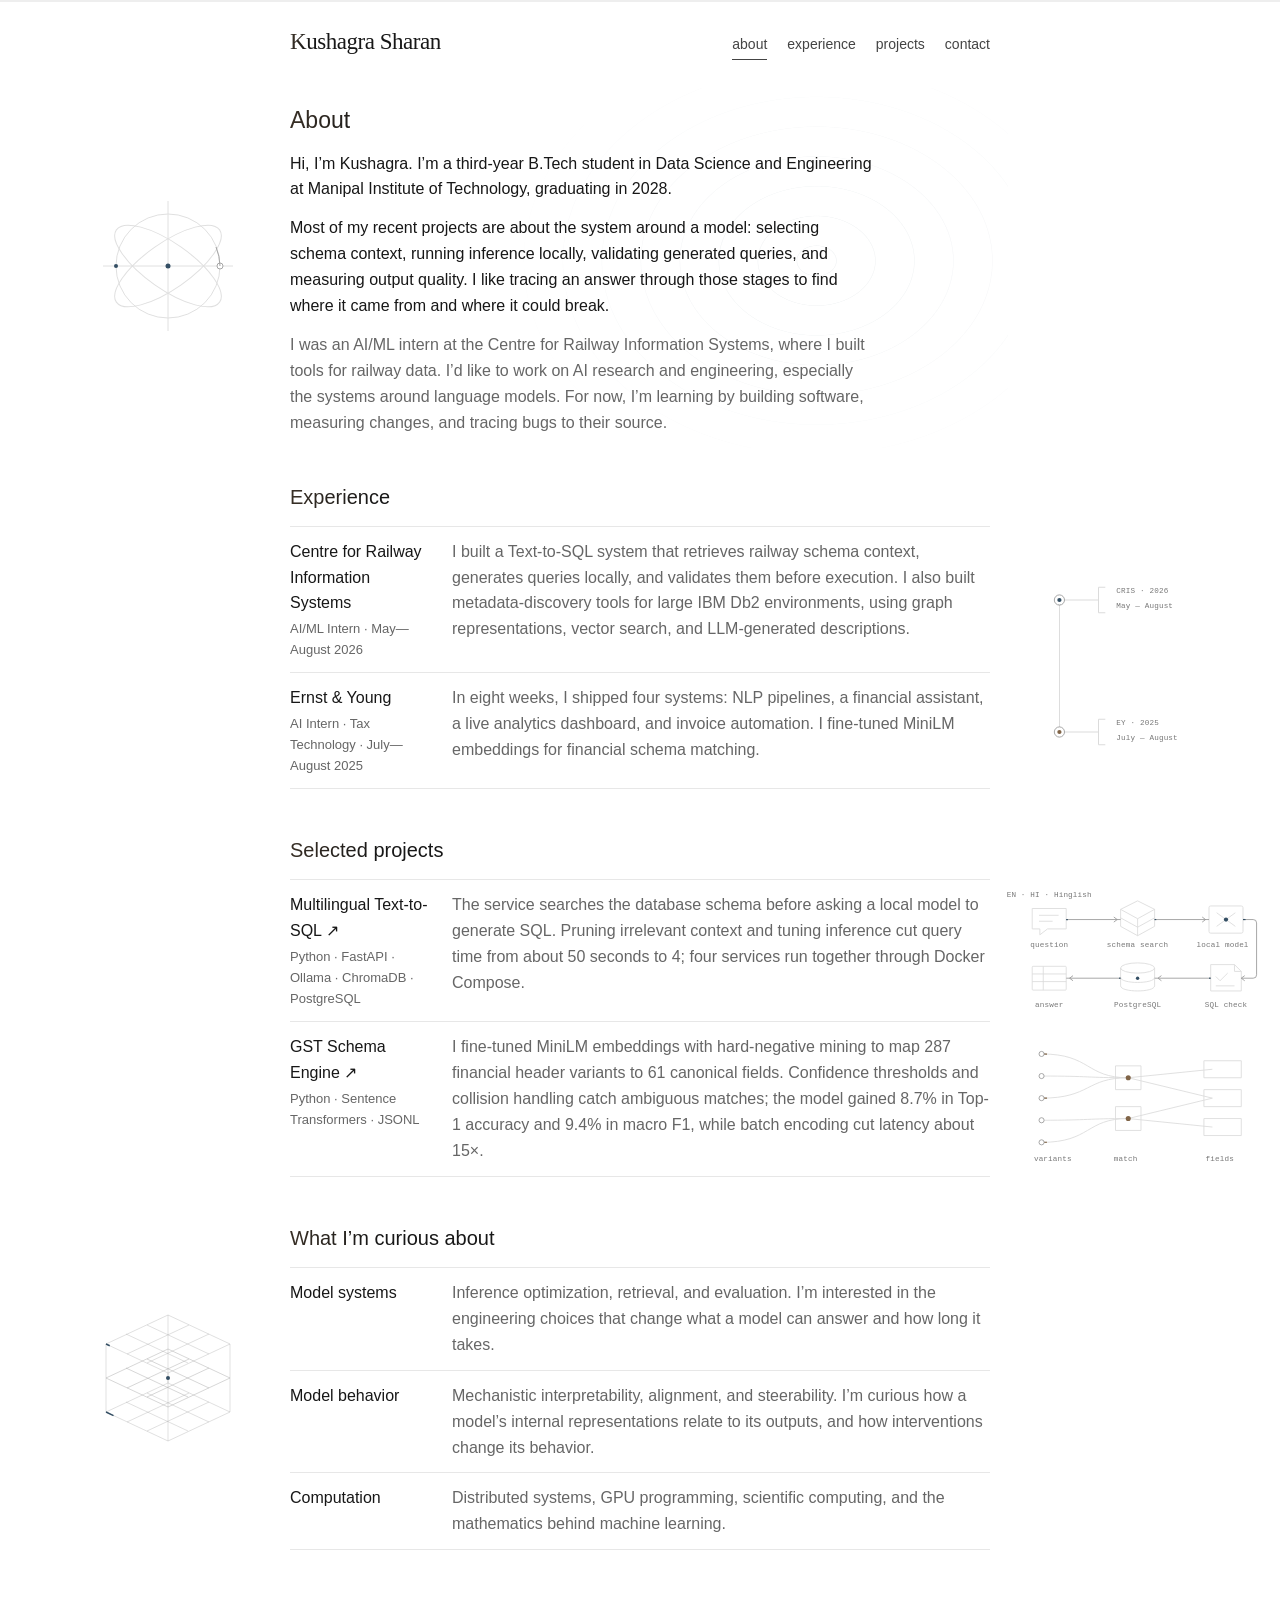
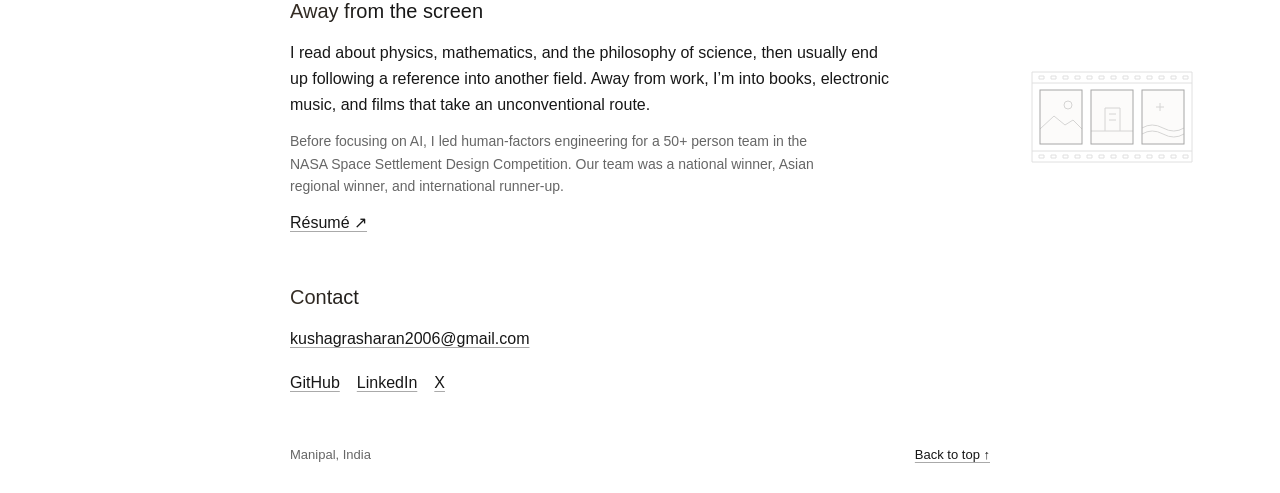
<file: index.html>
<!doctype html>
<html lang="en">
<head>
  <meta charset="utf-8">
  <meta name="viewport" content="width=device-width, initial-scale=1">
  <meta name="theme-color" content="#ffffff">
  <meta name="description" content="Kushagra Sharan studies Data Science and Engineering at Manipal and builds retrieval and machine-learning systems.">
  <meta property="og:title" content="Kushagra Sharan">
  <meta property="og:description" content="Retrieval, inference, and data systems for real-world workflows.">
  <meta property="og:type" content="website">
  <meta property="og:url" content="https://kushagrasharan.me/">
  <link rel="canonical" href="https://kushagrasharan.me/">
  <title>Kushagra Sharan</title>
  <style>
    :root{--ink:#171717;--muted:#666;--line:#e7e7e7;--link:#171717;--width:700px;color-scheme:light;scroll-behavior:smooth}
    *,*::before,*::after{box-sizing:border-box}
    body{margin:0;background:#fff;color:var(--ink);font:400 16px/1.62 -apple-system,BlinkMacSystemFont,"Segoe UI",Helvetica,Arial,sans-serif;-webkit-font-smoothing:antialiased}
    a{color:var(--link);text-decoration:underline;text-decoration-color:#aaa;text-underline-offset:3px}
    a:hover{text-decoration-color:currentColor}
    a:focus-visible{outline:2px solid #222;outline-offset:4px}
    .skip{position:absolute;left:16px;top:12px;padding:10px 14px;background:#fff;transform:translateY(-150%)}.skip:focus{transform:none}
    .page{width:min(var(--width),calc(100% - 40px));margin:0 auto}
    header{position:sticky;top:0;z-index:10;display:flex;justify-content:space-between;align-items:baseline;padding:28px 0 22px;background:rgba(255,255,255,.96);border-bottom:1px solid transparent;transition:padding .24s ease,border-color .24s ease}
    @supports(backdrop-filter:blur(8px)){header{backdrop-filter:blur(8px)}}
    header.is-scrolled{padding:17px 0 15px;border-color:var(--line)}
    .name{font:400 23px/1.2 Georgia,"Times New Roman",serif;text-decoration:none;letter-spacing:-.02em}
    nav{display:flex;gap:20px;font-size:14px}
    nav a{position:relative;text-decoration:none;color:#444}
    nav a::after{content:"";position:absolute;left:0;right:0;bottom:-4px;height:1px;background:currentColor;transform:scaleX(0);transform-origin:left;transition:transform .2s ease}
    nav a:hover::after,nav a:focus-visible::after,nav a[aria-current="location"]::after{transform:scaleX(1)}
    main{padding-top:27px}
    section{margin:0 0 48px;scroll-margin-top:78px}
    h1,h2,p{margin-top:0}
    h1{font:inherit;font-size:23px;font-weight:400;line-height:1.3;margin-bottom:15px}
    h2{font:inherit;font-size:20px;font-weight:500;line-height:1.35;margin-bottom:15px}
    .about p{max-width:66ch;margin-bottom:13px}
    .about p:last-child{margin-bottom:0}
    .muted{color:var(--muted)}
    .section-list{border-top:1px solid var(--line)}
    .item{display:grid;grid-template-columns:142px 1fr;gap:20px;padding:12px 0;border-bottom:1px solid var(--line)}
    .item-title{display:inline-block;font-weight:500;transition:transform .2s ease,color .2s ease}
    .item-title a{text-decoration:none;position:relative}
    .item-title a::after{content:"";position:absolute;left:0;right:0;bottom:-3px;height:1px;background:currentColor;transform:scaleX(0);transform-origin:left;transition:transform .2s ease}
    .item-title a:hover::after,.item-title a:focus-visible::after{transform:scaleX(1)}
    .item:hover .item-title,.item:focus-within .item-title{transform:translateX(2px);color:#444}
    .item p{margin:0;color:var(--muted);transition:color .22s ease,transform .22s ease}
    .item:hover p{color:#444;transform:translateX(2px)}
    .motion-ready .item.reveal-row{opacity:0;transform:translateY(10px);filter:blur(1px)}
    .motion-ready .item.reveal-row.is-visible{opacity:1;transform:none;filter:none;transition:opacity .42s cubic-bezier(.16,1,.3,1) var(--row-delay,0ms),transform .42s cubic-bezier(.16,1,.3,1) var(--row-delay,0ms),filter .42s ease var(--row-delay,0ms)}
    .hover-text{background-image:linear-gradient(currentColor,currentColor);background-repeat:no-repeat;background-position:0 100%;background-size:0 1px;transition:background-size .22s ease,color .22s ease}
    .hover-text:hover{background-size:100% 1px;color:#444}
    .item small{display:block;color:var(--muted);font-size:13px;margin-top:2px}
    .inline-link{white-space:nowrap}
    .more p{max-width:68ch;margin-bottom:12px}
    .interest-list .item{grid-template-columns:142px 1fr}
    .section-note{color:var(--muted);font-size:14px}
    .social{display:flex;gap:17px;flex-wrap:wrap;margin-top:18px}
    .reading-trace{position:fixed;inset:0 0 auto;height:2px;z-index:30;pointer-events:none;background:#eee}
    .reading-trace span{display:block;width:100%;height:100%;background:var(--ink);transform:scaleX(0);transform-origin:left center}
    footer{display:flex;justify-content:space-between;gap:12px;padding:0 0 28px;color:var(--muted);font-size:13px}
    @media(max-width:560px){.page{width:calc(100% - 36px)}header{padding-top:22px}.name{font-size:21px}nav{gap:13px;font-size:13px}main{padding-top:25px}section{margin-bottom:39px}.item,.interest-list .item{grid-template-columns:1fr;gap:2px;padding:11px 0}.item p{max-width:58ch}footer{font-size:12px}}
    @media(max-width:390px){header{flex-wrap:wrap;gap:13px}nav{width:100%;justify-content:space-between}}
    @media(prefers-reduced-motion:reduce){:root{scroll-behavior:auto}*,*::before,*::after{transition-duration:.01ms!important}.reading-trace{display:none}}

    /* Marginal diagrams never change the reading column or row geometry. */
    #projects .item{position:relative;--signal:#344f64;--signal-soft:#8b9ca8}
    #projects .item:nth-child(2){--signal:#806447;--signal-soft:#b1a18d}
    .project-diagram{display:none;position:absolute;left:calc(100% + 32px);top:50%;width:min(280px,calc((100vw - 700px)/2 - 52px));transform:translateY(-50%);color:#999;pointer-events:auto;transition:color .4s ease}
    .project-diagram::before{content:"";position:absolute;top:0;bottom:0;right:100%;width:32px}
    .project-diagram svg{display:block;width:100%;height:auto;overflow:visible}
    .project-diagram .wire{fill:none;stroke:currentColor;stroke-width:1;vector-effect:non-scaling-stroke}
    .project-diagram .faint{opacity:.35}
    .project-diagram .packet{fill:none;stroke:var(--signal);stroke-width:1.4;stroke-dasharray:3 96;opacity:1;transition:stroke-width .4s ease}
    .project-diagram .packet path{animation:data-flow 12s linear infinite}
    .project-diagram .node{fill:#fff;stroke:currentColor;stroke-width:1}
    .project-diagram .pulse{fill:var(--signal);transform-box:fill-box;transform-origin:center;animation:node-pulse 5s ease-in-out infinite}
    .project-diagram text{fill:#777;font:9px ui-monospace,SFMono-Regular,Consolas,monospace;letter-spacing:.02em}
    #projects .item:hover .project-diagram,#projects .item:focus-within .project-diagram{color:#444}
    .project-diagram .faint{transition:opacity .4s ease}
    .project-diagram .faint rect{fill:transparent;transition:fill .4s ease}
    .project-diagram .signal-ring{fill:none;stroke:var(--signal);stroke-width:.7;opacity:0;transform-box:fill-box;transform-origin:center;pointer-events:none}
    #projects .item:is(:hover,:focus-within) .packet{stroke-width:1.8}
    #projects .item:is(:hover,:focus-within) .packet path{animation-duration:4s}
    #projects .item:is(:hover,:focus-within) .faint{opacity:.65}
    #projects .item:is(:hover,:focus-within) .faint rect{fill:color-mix(in srgb,var(--signal) 7%,transparent)}
    #projects .item:is(:hover,:focus-within) .signal-ring{animation:signal-echo 2.4s ease-out infinite}
    #projects .item:is(:hover,:focus-within) .signal-ring:nth-child(2){animation-delay:.8s}
    @keyframes signal-echo{0%{opacity:0;transform:scale(.5)}20%{opacity:.45}100%{opacity:0;transform:scale(2.5)}}
    #projects .item:hover .pulse,#projects .item:focus-within .pulse{fill:var(--signal)}
    #projects .item-title a::after{background:linear-gradient(90deg,var(--signal),var(--signal-soft))}
    #projects .item:hover .item-title,#projects .item:focus-within .item-title{color:var(--signal)}
    .name{display:inline-block;transition:transform .35s ease}
    .name:hover{transform:translateY(-1px)}
    @supports(background-clip:text){
      h1,h2,.name{background-image:linear-gradient(110deg,#171717 25%,#344f64 42%,#806447 49%,#171717 65%);background-size:250% 100%;background-position:100% 0;background-clip:text;-webkit-background-clip:text;color:transparent;transition:background-position .8s ease,transform .35s ease}
      h1:hover,h2:hover,.name:hover,.name:focus-visible{background-position:0 0}
    }
    .hover-text{background-image:linear-gradient(90deg,#344f64,#b1a18d,#344f64)}
    @keyframes data-flow{to{stroke-dashoffset:-198}}
    @keyframes node-pulse{0%,100%{opacity:.3;transform:scale(.75)}50%{opacity:.9;transform:scale(1.15)}}
    @media(min-width:1140px){.project-diagram{display:block}}
    @media(prefers-reduced-motion:reduce){.project-diagram *{animation:none!important}.name:hover{transform:none}}

    #experience .section-list{position:relative}
    .project-diagram.experience-timeline{top:0;height:100%;transform:none;--signal:#344f64;--first-stop:30%;--last-stop:80%}
    .timeline-track{position:absolute;left:15.714%;top:var(--first-stop);bottom:calc(100% - var(--last-stop));width:1px;background:#ddd}
    .timeline-track::after{content:"";position:absolute;left:-1px;width:3px;height:5px;border-radius:2px;background:var(--signal);animation:timeline-travel 8s linear infinite}
    .timeline-stop{position:absolute;left:0;width:100%;transform:translateY(-50%)}
    .timeline-stop:first-of-type{top:var(--first-stop)}
    .timeline-stop:last-of-type{top:var(--last-stop);--signal:#806447}
    #experience .section-list:has(.item:hover) .experience-timeline,.experience-timeline:hover{color:#444}
    #experience .section-list:has(.item:hover) .signal-ring,.experience-timeline:hover .signal-ring{animation:signal-echo 2.4s ease-out infinite}
    #experience .section-list:has(.item:hover) .timeline-track::after,.experience-timeline:hover .timeline-track::after{animation-duration:3s}
    @keyframes timeline-travel{0%{top:100%;opacity:0}10%,90%{opacity:.75}100%{top:0;opacity:0}}
    @media(prefers-reduced-motion:reduce){.timeline-track::after{animation:none;top:50%}}


    /* About background study — independently reversible. */
    #about{isolation:isolate}
    #about::before{content:"";position:absolute;inset:-18px -18px -12px;z-index:-1;pointer-events:none;background:repeating-radial-gradient(ellipse 190px 145px at 74% 48%,transparent 0 19px,rgba(52,79,100,.075) 19.5px 20px,transparent 20.5px 39px);mask-image:radial-gradient(ellipse 52% 75% at 74% 48%,#000 9%,transparent 85%);opacity:.6;transform:scale(1);transition:opacity .8s ease,transform 1.4s cubic-bezier(.2,.7,.3,1)}
    #about:hover::before{opacity:1;transform:scale(1.035)}
    @media(max-width:700px){#about::before{opacity:.3;inset:0}}
    @media(prefers-reduced-motion:reduce){#about::before{transition:none;transform:none!important}}
    /* Scattered margin study — isolated experiment. */
    .margin-study{position:relative}
    .margin-art{--signal:#344f64;width:min(180px,calc((100vw - 700px)/2 - 52px));color:#a6a6a6}
    .margin-art.left{left:auto;right:calc(100% + 32px)}
    .margin-art.left::before{right:auto;left:100%}
    .margin-art.warm{--signal:#806447}
    .margin-art .orbit{transform-origin:90px 80px;animation:orbit-drift 32s linear infinite}
    .margin-art .orbit.reverse{animation-direction:reverse;animation-duration:44s}
    .margin-art .lattice-layer{transition:transform .7s cubic-bezier(.2,.7,.3,1)}
    .margin-art .wave-bar{transform-box:fill-box;transform-origin:center;animation:wave-breathe 4s ease-in-out infinite;animation-delay:var(--beat,0s)}
    .margin-study:has(.margin-art:hover) .margin-art,.margin-study:has(a:focus-visible) .margin-art{color:#666}
    .margin-art:hover .orbit{animation-duration:12s}
    .margin-art:hover .lattice-layer:first-child{transform:translateY(-6px)}
    .margin-art:hover .lattice-layer:last-child{transform:translateY(6px)}
    .margin-art:hover .signal-ring{animation:signal-echo 2.4s ease-out infinite}
    .margin-art:hover .packet path{animation-duration:4s}
    .margin-art:hover .wave-bar{animation-duration:1.5s;stroke:var(--signal)}
    @keyframes orbit-drift{to{transform:rotate(360deg)}}
    @keyframes wave-breathe{0%,100%{transform:scaleY(.7);opacity:.4}50%{transform:scaleY(1);opacity:.8}}
    .margin-art .film-frame{fill:transparent;stroke:currentColor;stroke-width:1;transition:transform .5s ease}
    .margin-art .film-light{fill:var(--signal);animation:film-exposure 9s ease-in-out infinite;opacity:.025}
    .margin-art .film-light:nth-child(2){animation-delay:-6s}
    .margin-art .film-light:nth-child(3){animation-delay:-3s}
    .margin-art:hover .film-light{animation-duration:4.5s}
    .margin-art:hover .film-frame:nth-child(1){transform:translateY(-3px)}
    .margin-art:hover .film-frame:nth-child(3){transform:translateY(3px)}
    @keyframes film-exposure{0%,65%,100%{opacity:.015}15%,40%{opacity:.13}}
  </style>
</head>
<body>
  <div class="reading-trace" aria-hidden="true"><span></span></div>
  <a class="skip" href="#main">Skip to content</a>
  <div class="page">
    <header>
      <a class="name" href="#top" id="top">Kushagra Sharan</a>
      <nav aria-label="Main navigation"><a href="#about">about</a><a href="#experience">experience</a><a href="#projects">projects</a><a href="#contact">contact</a></nav>
    </header>
    <main id="main">
      <section class="about margin-study" id="about" aria-labelledby="about-title">
        <h1 id="about-title">About</h1>
        <p>Hi, I’m Kushagra. I’m a third-year B.Tech student in Data Science and Engineering at Manipal Institute of Technology, graduating in 2028.</p>
        <p>Most of my recent projects are about the system around a model: selecting <span class="hover-text">schema context</span>, running inference locally, validating generated queries, and measuring output quality. I like tracing an answer through those stages to find where it came from and where it could break.</p>
        <p class="muted">I was an AI/ML intern at the Centre for Railway Information Systems, where I built tools for railway data. I’d like to work on AI research and engineering, especially the systems around language models. For now, I’m learning by building software, measuring changes, and tracing bugs to their source.</p>
      <div class="project-diagram margin-art left" aria-hidden="true"><svg viewBox="0 0 180 170" fill="none">
<g class="wire faint"><path d="M90 15V145 M25 80H155"/><circle cx="90" cy="80" r="52"/><ellipse cx="90" cy="80" rx="63" ry="23" transform="rotate(-35 90 80)"/><ellipse cx="90" cy="80" rx="63" ry="23" transform="rotate(35 90 80)"/></g>
<g class="orbit"><circle class="node" cx="142" cy="80" r="3"/><path class="wire" d="M138 61A52 52 0 0 1 142 80"/></g>
<g class="orbit reverse"><circle class="pulse" cx="38" cy="80" r="2"/></g>
<circle class="pulse" cx="90" cy="80" r="2.5"/><circle class="signal-ring" cx="90" cy="80" r="7"/>
</svg></div>
      </section>

      <section id="experience" aria-labelledby="experience-title">
        <h2 id="experience-title">Experience</h2>
        <div class="section-list">
          <article class="item"><div><span class="item-title">Centre for Railway Information Systems</span><small>AI/ML Intern · May—August 2026</small></div><p>I built a Text-to-SQL system that retrieves railway schema context, generates queries locally, and validates them before execution. I also built metadata-discovery tools for large IBM Db2 environments, using graph representations, vector search, and LLM-generated descriptions.</p></article>
          <article class="item"><div><span class="item-title">Ernst &amp; Young</span><small>AI Intern · Tax Technology · July—August 2025</small></div><p>In eight weeks, I shipped four systems: NLP pipelines, a financial assistant, a live analytics dashboard, and invoice automation. I fine-tuned MiniLM embeddings for financial schema matching.</p></article>
          <div class="project-diagram experience-timeline" aria-hidden="true">
            <div class="timeline-track"></div>
            <svg class="timeline-stop" viewBox="0 0 280 64" fill="none">
              <path class="wire faint" d="M44 32H90 M90 17V47 M90 17H98 M90 47H98"/>
              <circle class="node" cx="44" cy="32" r="6"/><circle class="pulse" cx="44" cy="32" r="2.5"/><circle class="signal-ring" cx="44" cy="32" r="6"/>
              <text x="111" y="24">CRIS · 2026</text><text x="111" y="41">May — August</text>
            </svg>
            <svg class="timeline-stop" viewBox="0 0 280 64" fill="none">
              <path class="wire faint" d="M44 32H90 M90 17V47 M90 17H98 M90 47H98"/>
              <circle class="node" cx="44" cy="32" r="6"/><circle class="pulse" cx="44" cy="32" r="2.5" style="animation-delay:-2.5s"/><circle class="signal-ring" cx="44" cy="32" r="6"/>
              <text x="111" y="24">EY · 2025</text><text x="111" y="41">July — August</text>
            </svg>
          </div>
        </div>
      </section>

      <section id="projects" aria-labelledby="projects-title">
        <h2 id="projects-title">Selected projects</h2>
        <div class="section-list">
          <article class="item"><div><span class="item-title"><a href="https://github.com/kshgrshrn/tdms-assistant-hybrid" target="_blank" rel="noopener noreferrer">Multilingual Text-to-SQL ↗</a></span><small>Python · FastAPI · Ollama · ChromaDB · PostgreSQL</small></div><p>The service searches the <span class="hover-text">database schema</span> before asking a local model to generate SQL. Pruning irrelevant context and tuning inference cut query time from about 50 seconds to 4; four services run together through Docker Compose.</p><div class="project-diagram" aria-hidden="true"><svg viewBox="0 0 280 144" fill="none">
<!-- Database path: retrieve context, generate SQL, validate, execute, return. -->
<g class="wire faint">
  <path d="M12 22H52V46H30L21 53V46H12Z M20 30H43 M20 37H36"/>
  <path d="M116 23L136 13L156 23V43L136 54L116 43Z M116 23L136 34L156 23 M136 34V54 M116 33L136 44L156 33"/>
  <rect x="220" y="19" width="40" height="32" rx="2"/>
  <path d="M229 27L240 35L251 27 M229 43L240 35L251 43"/>
  <path d="M222 88H250L258 96V119H222Z M250 88V96H258 M228 102L233 107L242 98 M228 113H250"/>
  <ellipse cx="136" cy="92" rx="20" ry="6"/>
  <path d="M116 92V113C116 121 156 121 156 113V92 M116 103C116 111 156 111 156 103"/>
  <rect x="12" y="90" width="40" height="28" rx="1"/>
  <path d="M12 99H52 M12 108H52 M25 90V118"/>
</g>
<g class="wire">
  <path d="M52 35H116 M156 35H220 M260 35H272Q276 35 276 39V100Q276 104 272 104H258 M222 104H156 M116 104H52"/>
  <path d="M108 32L112 35L108 38 M212 32L216 35L212 38 M262 101L258 104L262 107 M164 101L160 104L164 107 M60 101L56 104L60 107"/>
</g>
<g class="packet">
  <path pathLength="99" d="M52 35H116"/>
  <path pathLength="99" d="M156 35H220" style="animation-delay:-2s"/>
  <path pathLength="99" d="M260 35H272Q276 35 276 39V100Q276 104 272 104H258" style="animation-delay:-4s"/>
  <path pathLength="99" d="M222 104H156" style="animation-delay:-6s"/>
  <path pathLength="99" d="M116 104H52" style="animation-delay:-8s"/>
</g>
<g><circle class="signal-ring" cx="240" cy="35" r="5"/><circle class="signal-ring" cx="136" cy="104" r="5"/></g>
<circle class="pulse" cx="240" cy="35" r="2.5"/>
<circle class="pulse" cx="136" cy="104" r="2" style="animation-delay:-2.5s"/>
<g text-anchor="middle">
  <text x="32" y="9">EN · HI · Hinglish</text>
  <text x="32" y="67">question</text><text x="136" y="67">schema search</text><text x="236" y="67">local model</text>
  <text x="32" y="138">answer</text><text x="136" y="138">PostgreSQL</text><text x="240" y="138">SQL check</text>
</g>
</svg></div></article>
          <article class="item"><div><span class="item-title"><a href="https://github.com/kshgrshrn/Semantic-GST-Schema-Standardization-Engine" target="_blank" rel="noopener noreferrer">GST Schema Engine ↗</a></span><small>Python · Sentence Transformers · JSONL</small></div><p>I fine-tuned MiniLM embeddings with hard-negative mining to map 287 financial header variants to 61 canonical fields. Confidence thresholds and collision handling catch <span class="hover-text">ambiguous matches</span>; the model gained 8.7% in Top-1 accuracy and 9.4% in macro F1, while batch encoding cut latency about 15×.</p><div class="project-diagram" aria-hidden="true"><svg viewBox="0 0 280 154" fill="none">
<g class="wire faint"><path d="M23 24C81 24 75 52 125 52 M23 50C81 50 75 52 125 52 M23 76C81 76 75 52 125 52 M23 102C81 102 75 100 125 100 M23 128C81 128 75 100 125 100 M125 52L224 42 M125 52L224 76 M125 100L224 76 M125 100L224 110"/><path d="M110 38H140V66H110Z M110 86H140V114H110Z M214 32H258V52H214Z M214 66H258V86H214Z M214 100H258V120H214Z"/></g>
<g class="packet"><path pathLength="99" d="M23 24C81 24 75 52 125 52L224 42"/><path pathLength="99" d="M23 76C81 76 75 52 125 52L224 76" style="animation-delay:-4s"/><path pathLength="99" d="M23 128C81 128 75 100 125 100L224 110" style="animation-delay:-8s"/></g>
<g class="node"><circle cx="23" cy="24" r="3"/><circle cx="23" cy="50" r="3"/><circle cx="23" cy="76" r="3"/><circle cx="23" cy="102" r="3"/><circle cx="23" cy="128" r="3"/></g><g><circle class="signal-ring" cx="125" cy="52" r="5"/><circle class="signal-ring" cx="125" cy="100" r="5"/></g><circle class="pulse" cx="125" cy="52" r="3"/><circle class="pulse" cx="125" cy="100" r="3" style="animation-delay:-2.5s"/>
<text x="14" y="150">variants</text><text x="108" y="150">match</text><text x="216" y="150">fields</text>
</svg></div></article>
        </div>
      </section>

      <section class="margin-study" aria-labelledby="interests-title">
        <h2 id="interests-title">What I’m curious about</h2>
        <div class="section-list interest-list">
          <div class="item"><span class="item-title">Model systems</span><p>Inference optimization, retrieval, and evaluation. I’m interested in the engineering choices that change what a model can answer and how long it takes.</p></div>
          <div class="item"><span class="item-title">Model behavior</span><p>Mechanistic interpretability, alignment, and steerability. I’m curious how a model’s internal representations relate to its outputs, and how interventions change its behavior.</p></div>
          <div class="item"><span class="item-title">Computation</span><p>Distributed systems, GPU programming, scientific computing, and the mathematics behind machine learning.</p></div>
        </div>
      <div class="project-diagram margin-art left" aria-hidden="true"><svg viewBox="0 0 180 190" fill="none">
<g class="wire faint"><path d="M28 51V119 M90 22V90 M152 51V119 M90 80V148"/></g>
<g class="wire">
<g class="lattice-layer"><path d="M28 51L90 22L152 51L90 80Z M48 41L110 70 M69 32L131 61 M49 61L111 32 M69 70L131 41" opacity=".35"/></g>
<g class="lattice-layer"><path d="M28 85L90 56L152 85L90 114Z M48 75L110 104 M69 66L131 95 M49 95L111 66 M69 104L131 75" opacity=".45"/></g>
<g class="lattice-layer"><path d="M28 119L90 90L152 119L90 148Z M48 109L110 138 M69 100L131 129 M49 129L111 100 M69 138L131 109" opacity=".35"/></g>
</g>
<g class="packet"><path pathLength="99" d="M28 119L90 148L152 119V51L90 22"/><path pathLength="99" d="M28 51L90 80L152 51" style="animation-delay:-5s"/></g>
<circle class="pulse" cx="90" cy="85" r="2"/><circle class="signal-ring" cx="90" cy="85" r="6"/>
</svg></div>
      </section>

      <section class="more margin-study" aria-labelledby="more-title">
        <h2 id="more-title">Away from the screen</h2>
        <p>I read about physics, mathematics, and the philosophy of science, then usually end up following a reference into another field. Away from work, I’m into books, electronic music, and films that take an unconventional route.</p>
        <p class="section-note">Before focusing on AI, I led human-factors engineering for a 50+ person team in the NASA Space Settlement Design Competition. Our team was a national winner, Asian regional winner, and international runner-up.</p>
        <p><a href="resume.pdf" target="_blank" rel="noopener noreferrer">Résumé ↗</a></p>
      <div class="project-diagram margin-art warm" aria-hidden="true"><svg viewBox="0 0 180 140" fill="none">
<g class="wire faint"><path d="M10 25H170V115H10Z M10 36H170 M10 104H170"/>
<path d="M17 29H22V32H17Z M17 108H22V111H17Z"/><path d="M29 29H34V32H29Z M29 108H34V111H29Z"/><path d="M41 29H46V32H41Z M41 108H46V111H41Z"/><path d="M53 29H58V32H53Z M53 108H58V111H53Z"/><path d="M65 29H70V32H65Z M65 108H70V111H65Z"/><path d="M77 29H82V32H77Z M77 108H82V111H77Z"/><path d="M89 29H94V32H89Z M89 108H94V111H89Z"/><path d="M101 29H106V32H101Z M101 108H106V111H101Z"/><path d="M113 29H118V32H113Z M113 108H118V111H113Z"/><path d="M125 29H130V32H125Z M125 108H130V111H125Z"/><path d="M137 29H142V32H137Z M137 108H142V111H137Z"/><path d="M149 29H154V32H149Z M149 108H154V111H149Z"/><path d="M161 29H166V32H161Z M161 108H166V111H161Z"/></g>
<g><rect class="film-light" x="18" y="43" width="42" height="54"/><rect class="film-light" x="69" y="43" width="42" height="54"/><rect class="film-light" x="120" y="43" width="42" height="54"/></g>
<g>
<g class="film-frame"><rect x="18" y="43" width="42" height="54"/><path d="M18 82L32 69L43 78L51 73L60 82" opacity=".45"/><circle cx="46" cy="58" r="4" opacity=".45"/></g>
<g class="film-frame"><rect x="69" y="43" width="42" height="54"/><path d="M69 84H111 M83 84V61H98V84 M87 67H94 M87 73H94" opacity=".45"/></g>
<g class="film-frame"><rect x="120" y="43" width="42" height="54"/><path d="M120 81Q130 75 141 81T162 81 M120 87Q130 81 141 87T162 87" opacity=".45"/><path d="M138 56V64 M134 60H142" opacity=".45"/></g>
</g></svg></div>
      </section>

      <section id="contact" aria-labelledby="contact-title">
        <h2 id="contact-title">Contact</h2>
        <p><a href="mailto:kushagrasharan2006@gmail.com">kushagrasharan2006@gmail.com</a></p>
        <div class="social"><a href="https://github.com/kshgrshrn" target="_blank" rel="noopener noreferrer">GitHub</a><a href="https://www.linkedin.com/in/kushagrasharan/" target="_blank" rel="noopener noreferrer">LinkedIn</a><a href="https://x.com/kshgrshrn" target="_blank" rel="noopener noreferrer">X</a></div>
      </section>
    </main>
    <footer><span>Manipal, India</span><a href="#top">Back to top ↑</a></footer>
  </div>
  <script>
    (function(){
      var experienceList=document.querySelector("#experience .section-list");
      var timeline=experienceList.querySelector(".experience-timeline");
      function alignTimeline(){
        var roles=experienceList.querySelectorAll(".item");
        ["--first-stop","--last-stop"].forEach(function(property,index){
          timeline.style.setProperty(property,(roles[index].offsetTop+roles[index].offsetHeight/2)+"px");
        });
      }
      if("ResizeObserver" in window)new ResizeObserver(alignTimeline).observe(experienceList);
      else addEventListener("resize",alignTimeline);
      alignTimeline();
      var reduced=matchMedia("(prefers-reduced-motion: reduce)").matches;
      var trace=document.querySelector(".reading-trace span");
      var header=document.querySelector("header");
      var queued=false;
      function updateScrollState(){
        if(queued)return;
        queued=true;
        requestAnimationFrame(function(){
          queued=false;
          var max=document.documentElement.scrollHeight-innerHeight;
          if(!reduced&&trace)trace.style.transform="scaleX("+(max>0?scrollY/max:0)+")";
          header.classList.toggle("is-scrolled",scrollY>24);
        });
      }
      addEventListener("scroll",updateScrollState,{passive:true});
      addEventListener("resize",updateScrollState);
      updateScrollState();

      var navLinks=Array.from(document.querySelectorAll("nav a[href^='#']"));
      var sectionLinks=new Map(navLinks.map(function(link){return [link.getAttribute("href").slice(1),link]}));
      if("IntersectionObserver" in window){
        var navObserver=new IntersectionObserver(function(entries){
          entries.forEach(function(entry){
            if(!entry.isIntersecting)return;
            var active=sectionLinks.get(entry.target.id);
            if(active){
              navLinks.forEach(function(link){link.removeAttribute("aria-current")});
              active.setAttribute("aria-current","location");
            }
          });
        },{rootMargin:"-32% 0px -58% 0px",threshold:0});
        document.querySelectorAll("main section[id]").forEach(function(section){navObserver.observe(section)});

        if(!reduced){
          document.documentElement.classList.add("motion-ready");
          var rows=Array.from(document.querySelectorAll(".section-list .item"));
          var revealObserver=new IntersectionObserver(function(entries){
            entries.forEach(function(entry){
              if(!entry.isIntersecting)return;
              entry.target.classList.add("is-visible");
              revealObserver.unobserve(entry.target);
            });
          },{threshold:.08,rootMargin:"0px 0px -4% 0px"});
          rows.forEach(function(row,index){
            row.classList.add("reveal-row");
            row.style.setProperty("--row-delay",(index%4)*45+"ms");
            revealObserver.observe(row);
          });
        }
      }
    })();
  </script>
</body>
</html>
</file>
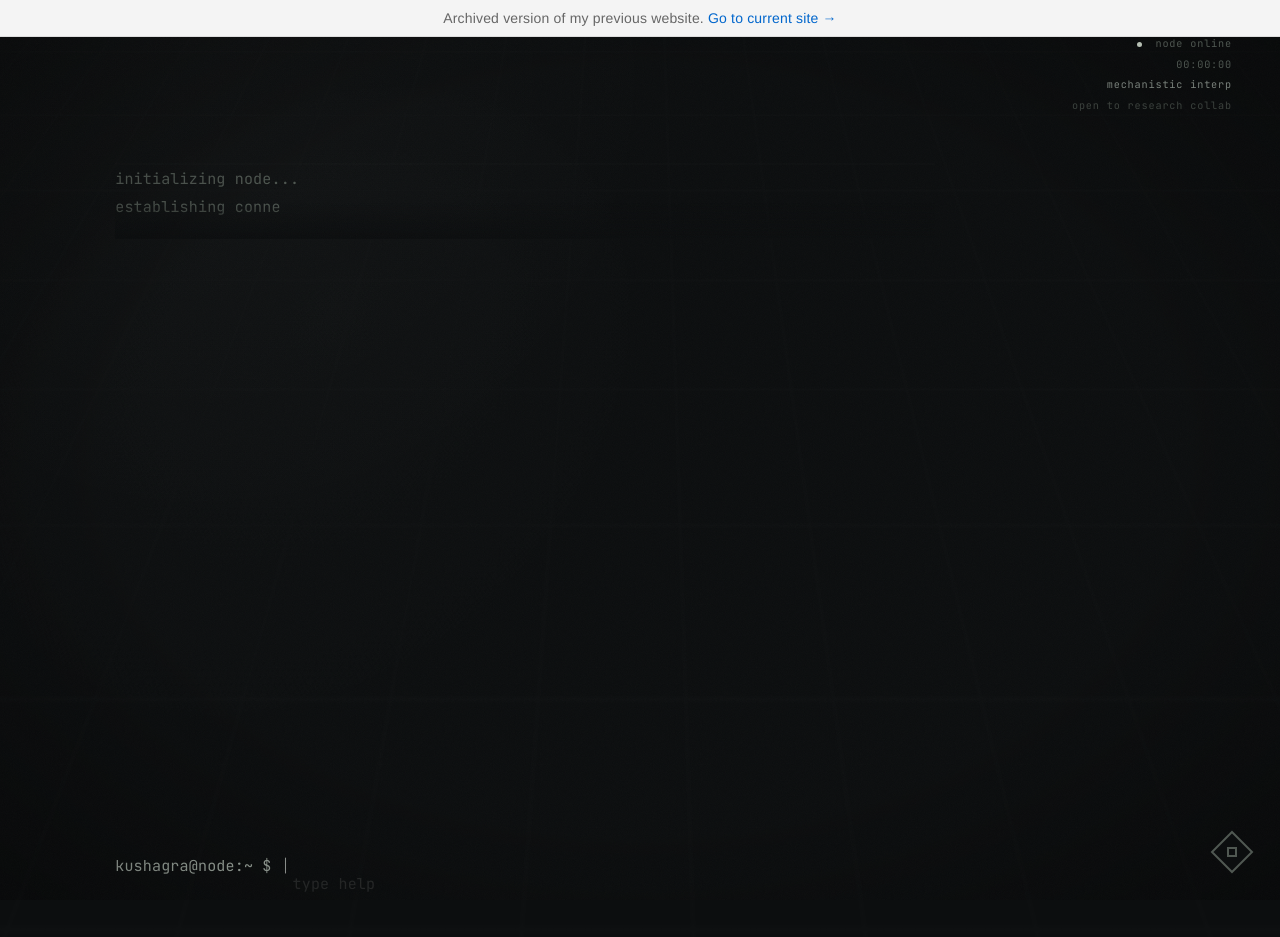
<file: legacy/index.html>
<!DOCTYPE html>
<html lang="en">
<head>
  <meta charset="UTF-8">
  <meta name="viewport" content="width=device-width, initial-scale=1.0, maximum-scale=1.0, user-scalable=no">
  <meta name="description" content="Kushagra Sharan — Data Science & Engineering @ MIT Manipal. NLP systems, ML pipelines, AI internships.">
  <meta property="og:title" content="Kushagra Sharan">
  <meta property="og:description" content="Data Science & Engineering @ MIT Manipal. NLP, ML Systems, AI.">
  <meta property="og:url" content="https://kushagrasharan.me">
  <meta property="og:type" content="website">
  <link rel="icon" type="image/png" href="/favicon.png">
  <title>Kushagra Sharan</title>
  <link rel="preconnect" href="https://fonts.googleapis.com">
  <link rel="preconnect" href="https://fonts.gstatic.com" crossorigin>
  <link href="https://fonts.googleapis.com/css2?family=JetBrains+Mono:wght@400;500&display=swap" rel="stylesheet">
  <link rel="stylesheet" href="style.css">
  <link rel="stylesheet" href="mascot-styles.css">
</head>
<body>
<div style="background:#f4f4f4;color:#666;text-align:center;padding:10px;font-family:sans-serif;font-size:14px;position:relative;z-index:9999;border-bottom:1px solid #ddd;">Archived version of my previous website. <a href="/" style="color:#0066cc;text-decoration:none;">Go to current site &rarr;</a></div>
  <div class="focus-pass-overlay" aria-hidden="true"></div>
  <main class="terminal" aria-label="Kushagra Sharan terminal">
    <div id="terminal-output" class="terminal-output" aria-live="polite"></div>

    <form id="terminal-form" class="input-row" autocomplete="off">
      <label for="terminal-input" class="prompt">kushagra@node:~ $</label>
      <span class="input-field">
        <span id="input-mirror" class="input-mirror" aria-hidden="true"></span>
        <span class="cursor" aria-hidden="true"></span>
        <input
          id="terminal-input"
          class="terminal-input"
          name="command"
          type="text"
          spellcheck="false"
          autocapitalize="none"
          autocomplete="off"
          aria-label="Terminal command"
          
        >
      </span>
    </form>
  </main>

  <nav class="mobile-cmds" aria-label="Quick commands">
    <button class="mobile-cmd-btn" data-cmd="about">about</button>
    <button class="mobile-cmd-btn" data-cmd="experience">exp</button>
    <button class="mobile-cmd-btn" data-cmd="projects">projects</button>
    <button class="mobile-cmd-btn" data-cmd="neofetch">neofetch</button>
    <button class="mobile-cmd-btn" data-cmd="contact">contact</button>
  </nav>

  <div id="shortcut-overlay" class="shortcut-overlay" role="dialog" aria-label="Keyboard shortcuts">
    <div class="shortcut-box">
      <div class="shortcut-title">keyboard shortcuts</div>
      <div class="shortcut-row"><span class="shortcut-key">Tab</span><span class="shortcut-desc">autocomplete command</span></div>
      <div class="shortcut-row"><span class="shortcut-key">→</span><span class="shortcut-desc">accept ghost suggestion</span></div>
      <div class="shortcut-row"><span class="shortcut-key">↑ ↓</span><span class="shortcut-desc">command history</span></div>
      <div class="shortcut-row"><span class="shortcut-key">Ctrl+L</span><span class="shortcut-desc">clear screen</span></div>
      <div class="shortcut-row"><span class="shortcut-key">&&</span><span class="shortcut-desc">chain commands</span></div>
      <div class="shortcut-row"><span class="shortcut-key">?</span><span class="shortcut-desc">toggle this overlay</span></div>
      <div class="shortcut-close-hint">press ? or Esc to close</div>
    </div>
  </div>

  <div id="system-cursor" class="system-cursor" aria-hidden="true"></div>

  <div id="hud" aria-hidden="true">
    <div class="hud-row">
      <span class="hud-dot"></span>
      <span class="hud-status">node online</span>
    </div>
    <div class="hud-row hud-uptime" id="hud-uptime">00:00:00</div>
    <div class="hud-row hud-focus" id="hud-focus">mechanistic interp</div>
    <div class="hud-row hud-sub" id="hud-sub">open to research collab</div>
  </div>

  <div id="mascot-container">
    <div class="mascot-bubble"></div>
    <svg class="mascot-glyph state-idle" viewBox="0 0 48 48" fill="none" xmlns="http://www.w3.org/2000/svg">
      <path d="M24 4L44 24L24 44L4 24L24 4Z" stroke-width="2" fill="var(--bg, #0c0e0f)"/>
      <rect x="20" y="20" width="8" height="8" stroke-width="2" fill="none"/>
    </svg>
  </div>

  <script src="script.js" defer></script>
  <script src="mascot.js" defer></script>
</body>
</html>
</file>
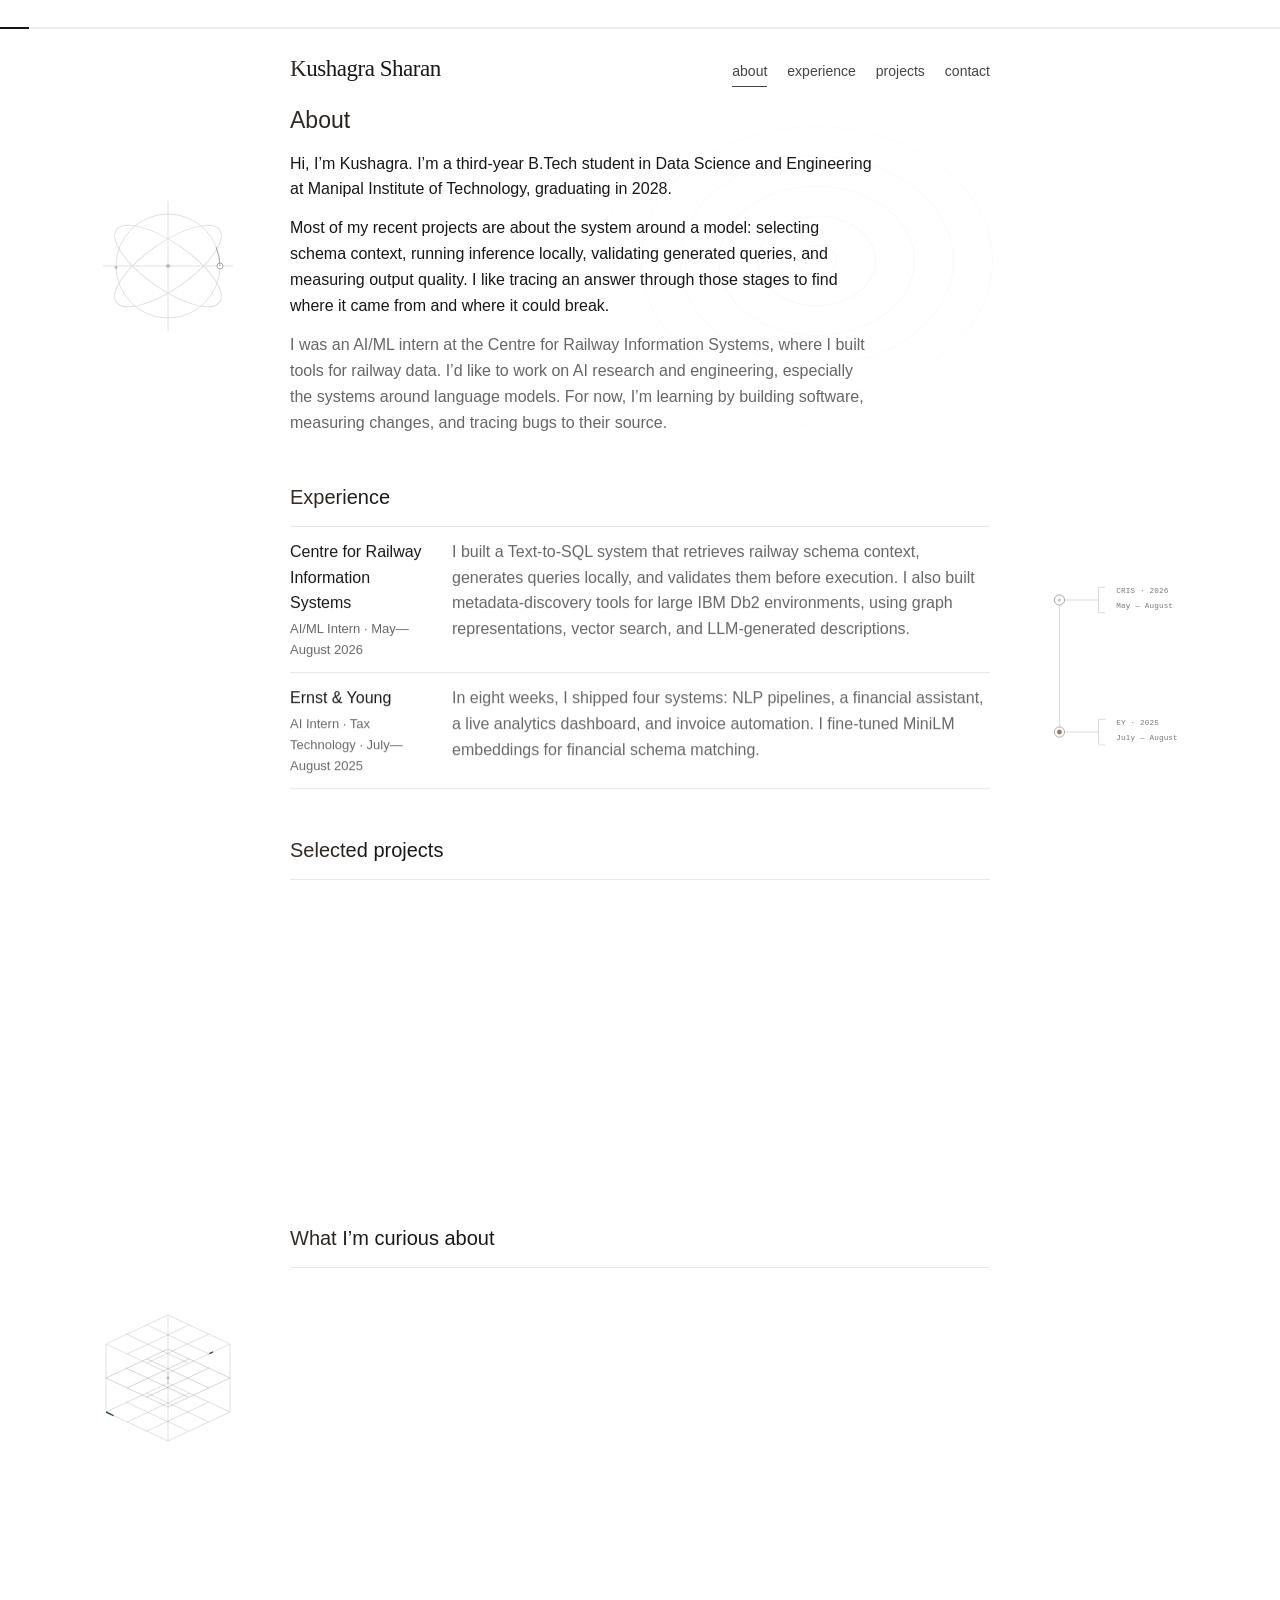
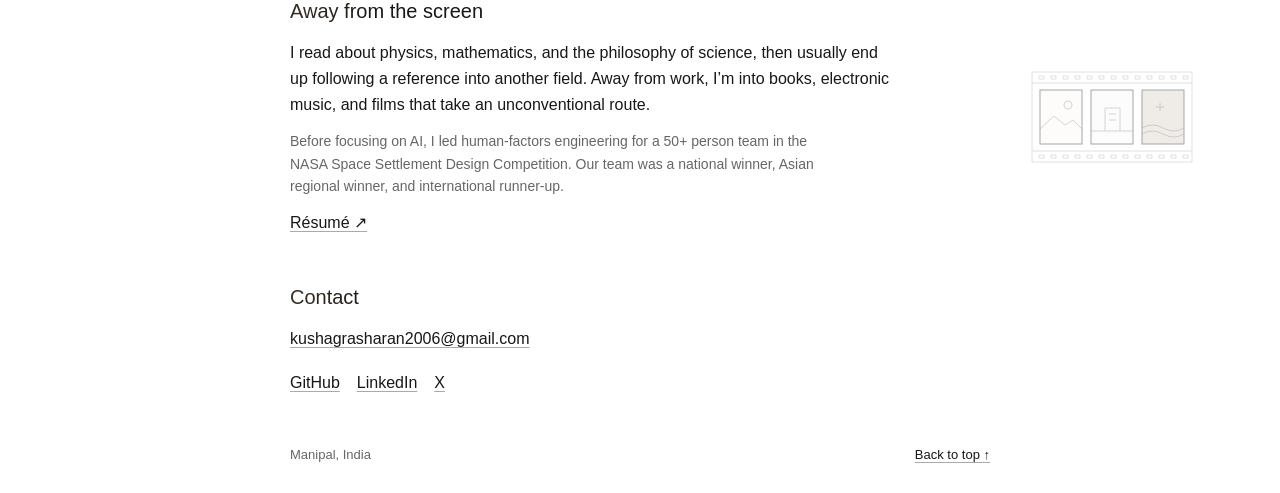
<file: about.html>
<!DOCTYPE html>
<html lang="en">
<head>
  <meta charset="UTF-8">
  <meta name="viewport" content="width=device-width, initial-scale=1.0">
  <meta http-equiv="refresh" content="0; url=index.html#about">
  <title>About - Kushagra Sharan</title>
  <link rel="canonical" href="index.html#about">
</head>
<body>
  <a href="index.html#about">about</a>
</body>
</html>
</file>
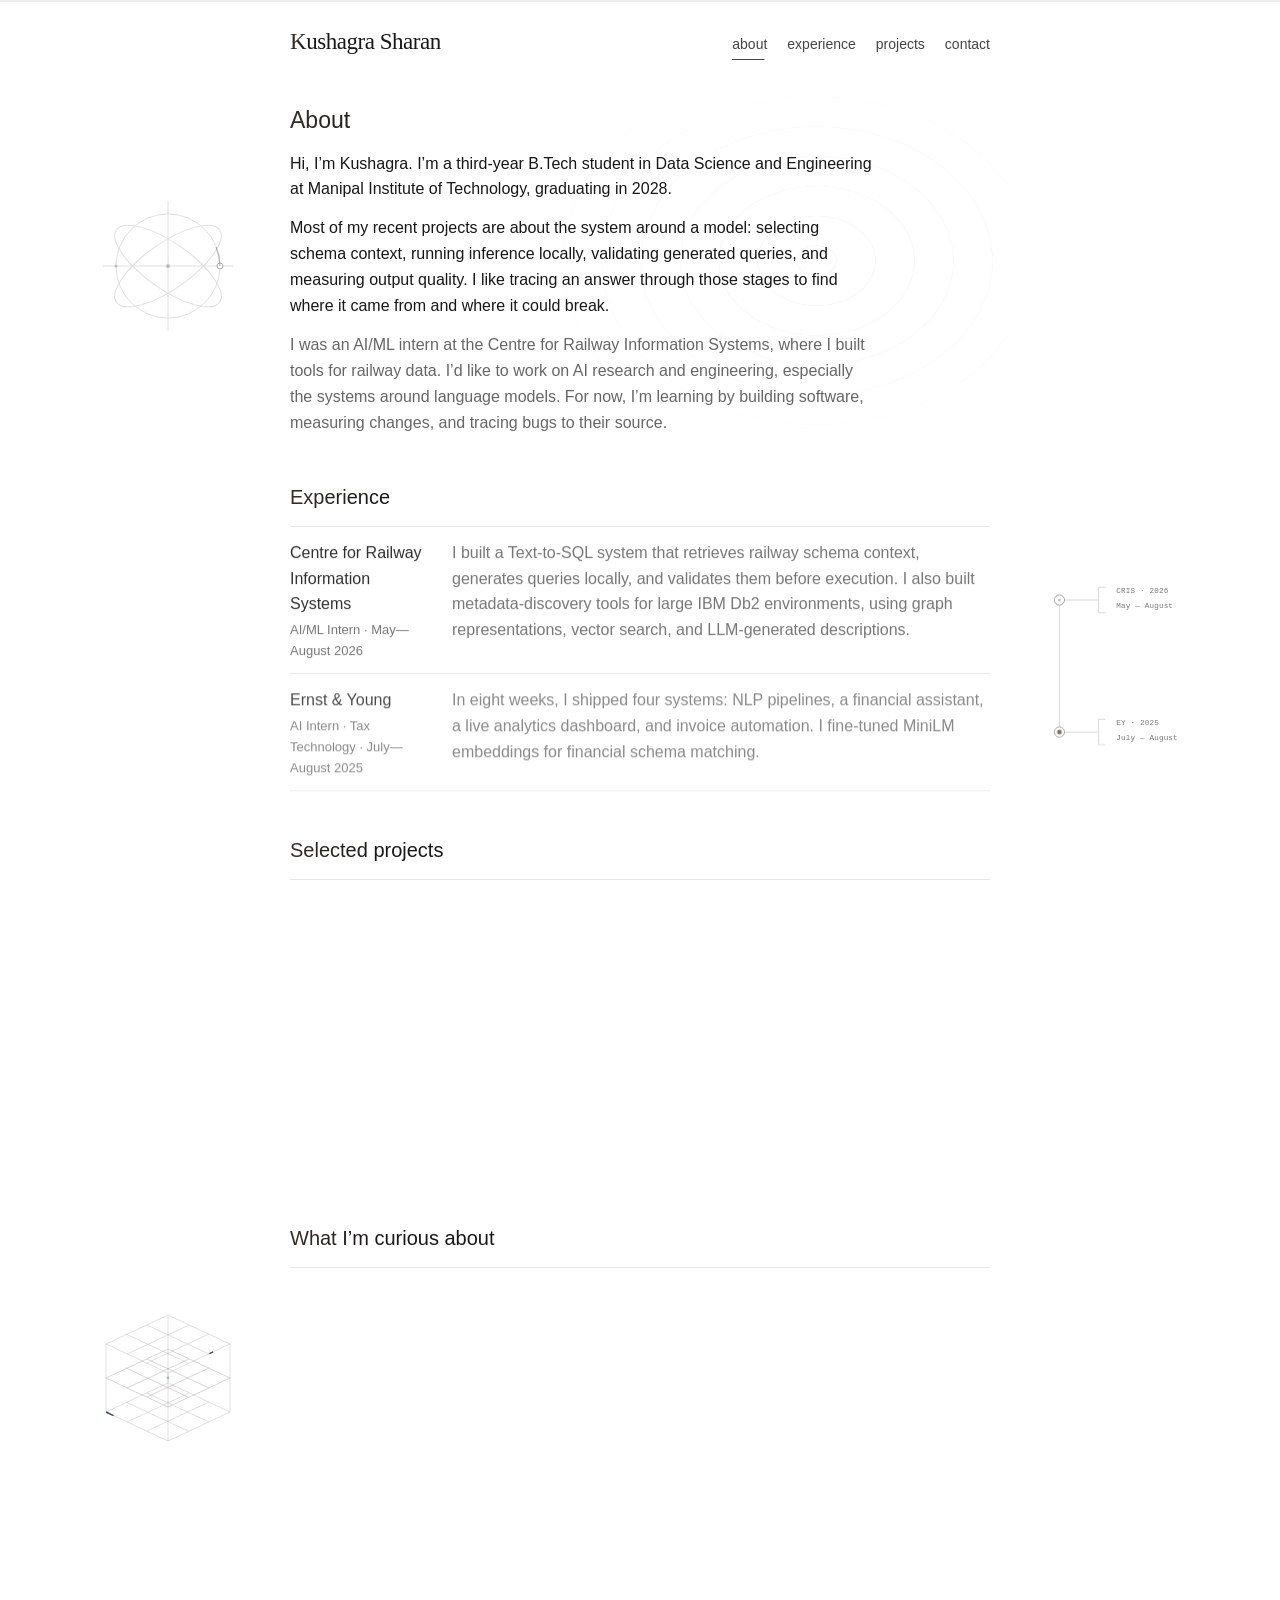
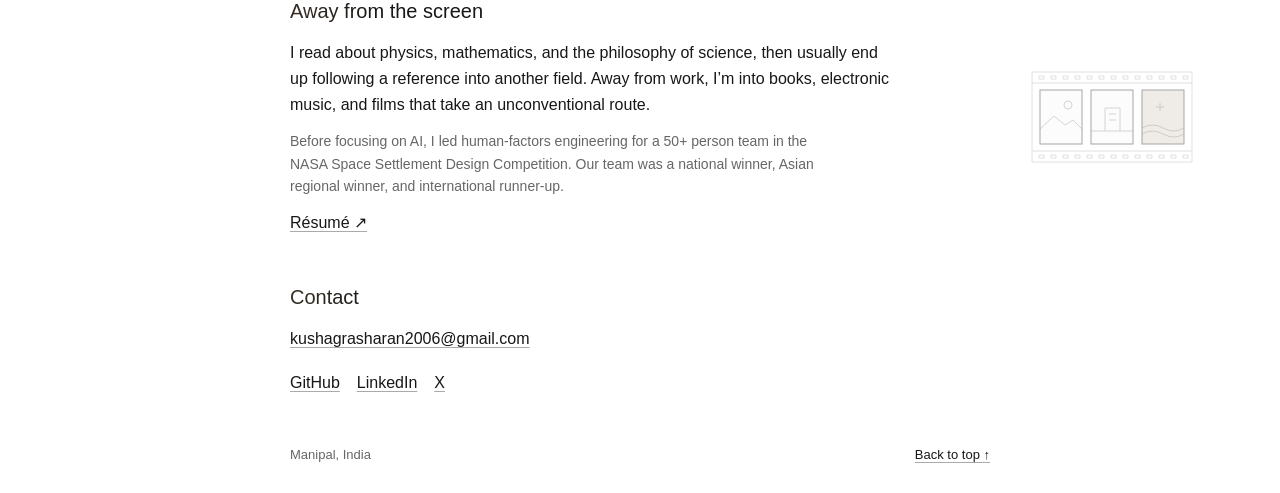
<file: now.html>
<!DOCTYPE html>
<html lang="en">
<head>
  <meta charset="UTF-8">
  <meta name="viewport" content="width=device-width, initial-scale=1.0">
  <meta http-equiv="refresh" content="0; url=index.html#now">
  <title>Now - Kushagra Sharan</title>
  <link rel="canonical" href="index.html#now">
</head>
<body>
  <a href="index.html#now">now</a>
</body>
</html>
</file>
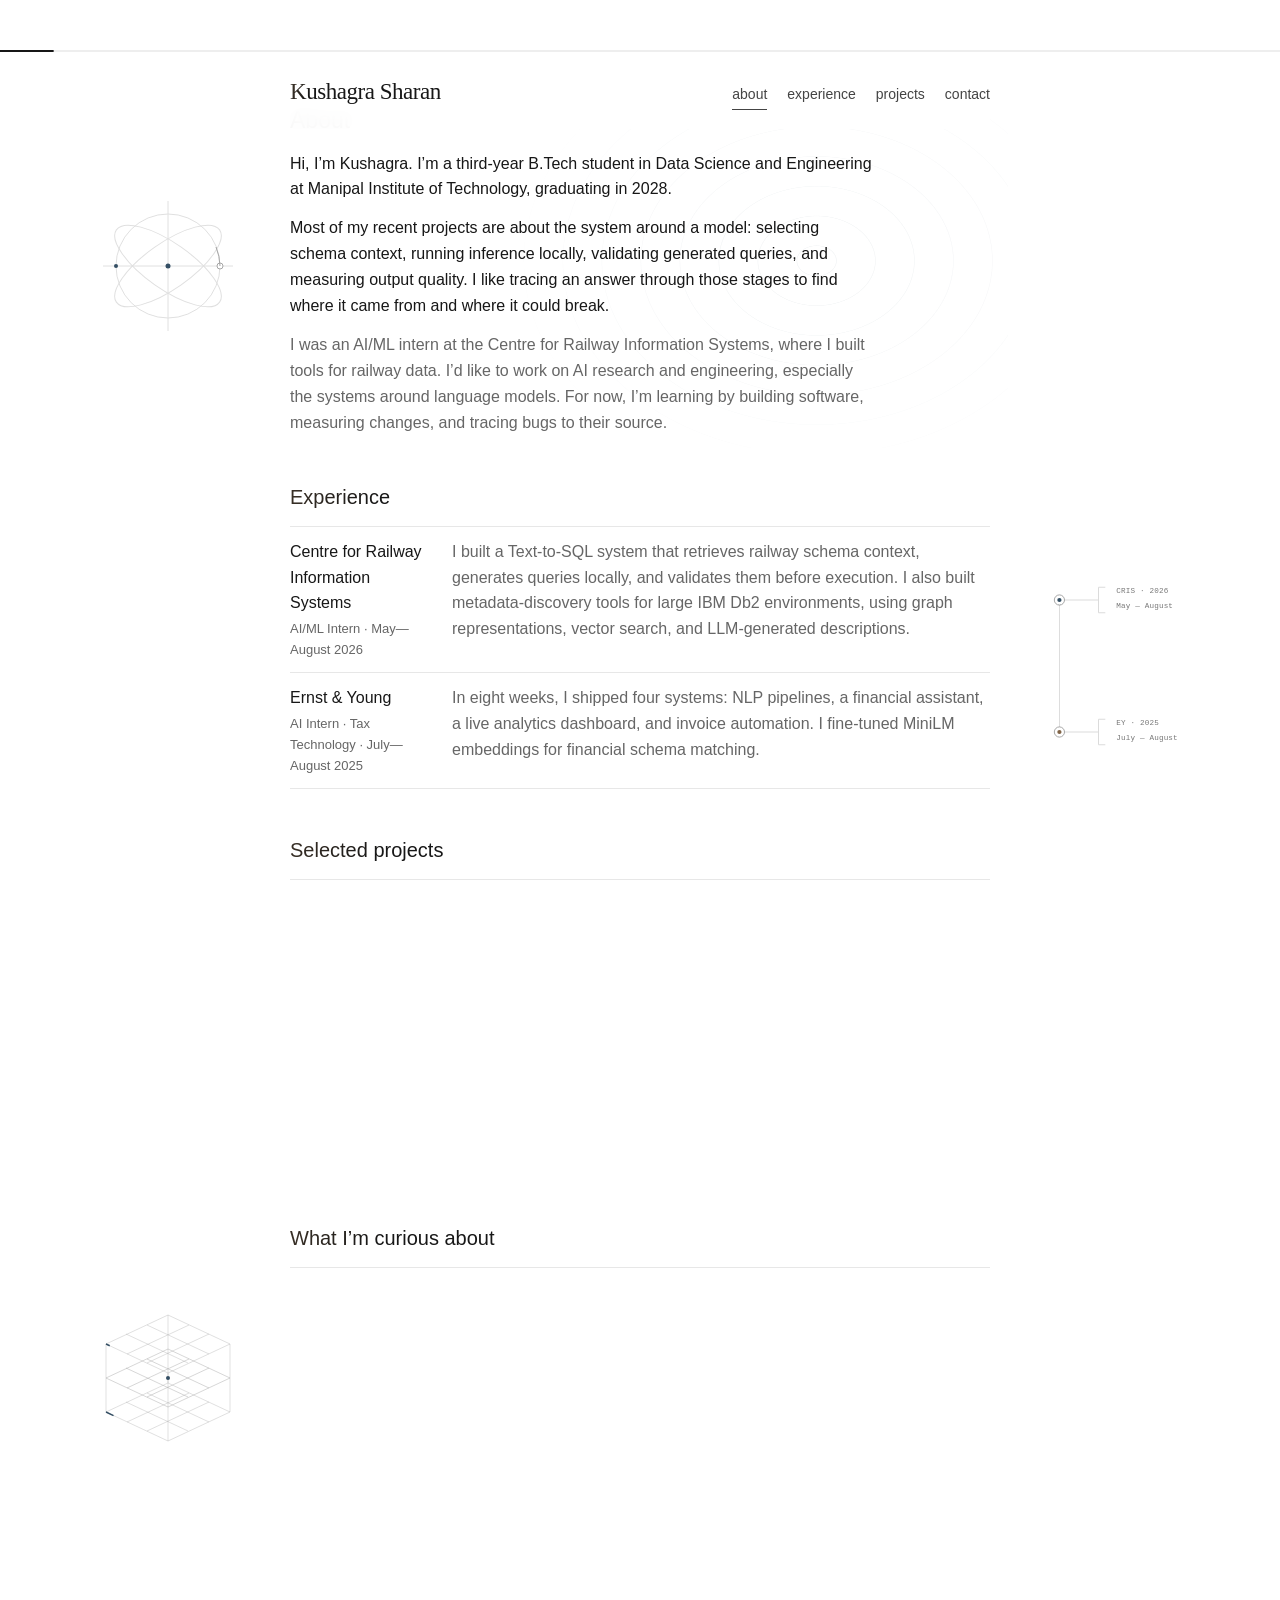
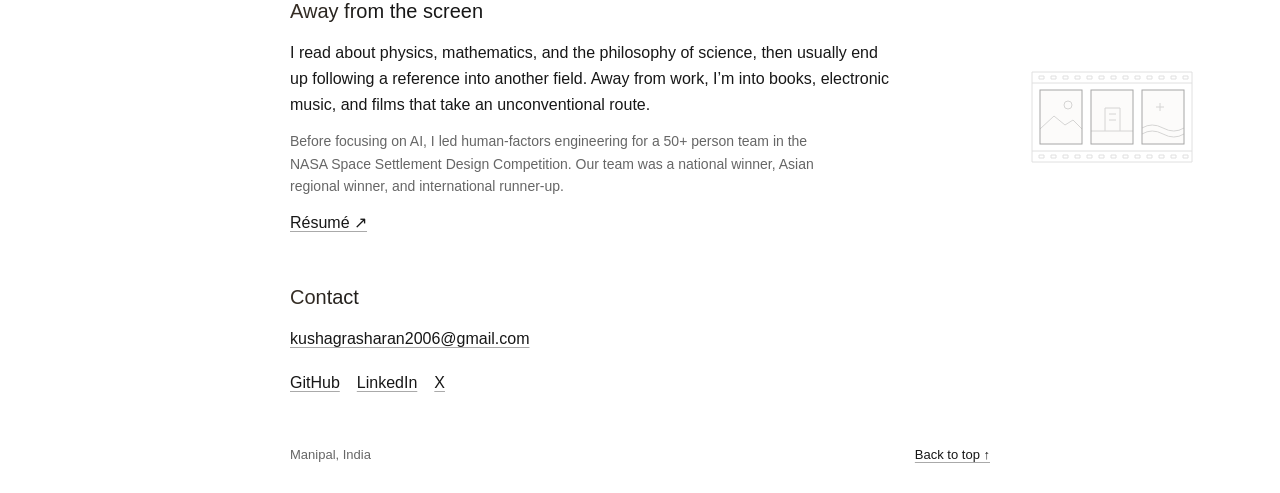
<file: projects.html>
<!DOCTYPE html>
<html lang="en">
<head>
  <meta charset="UTF-8">
  <meta name="viewport" content="width=device-width, initial-scale=1.0">
  <meta http-equiv="refresh" content="0; url=index.html#projects">
  <title>Projects - Kushagra Sharan</title>
  <link rel="canonical" href="index.html#projects">
</head>
<body>
  <a href="index.html#projects">projects</a>
</body>
</html>
</file>
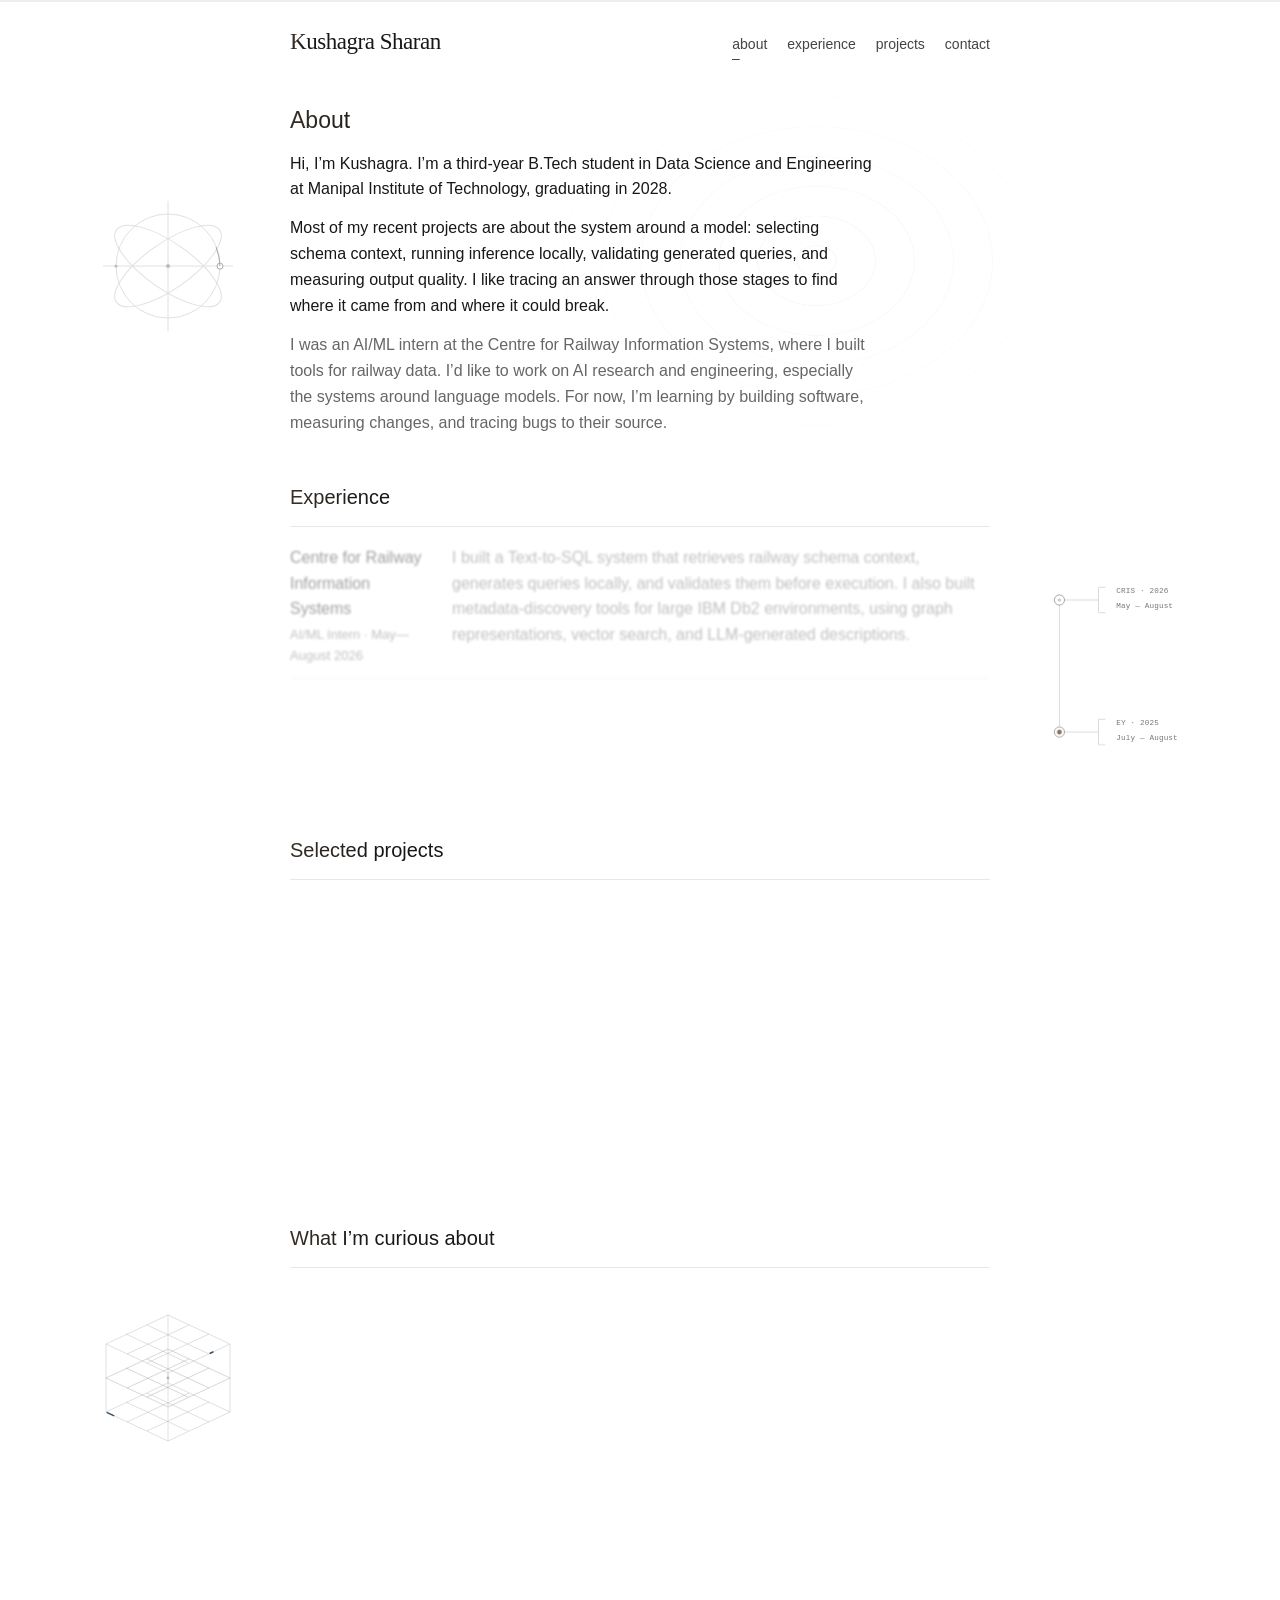
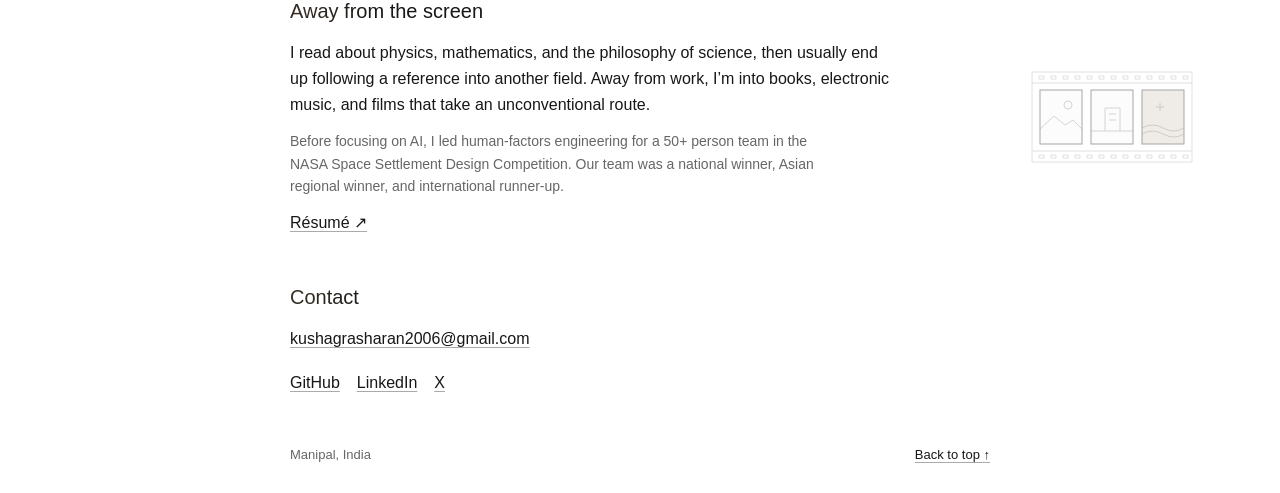
<file: writing.html>
<!DOCTYPE html>
<html lang="en">
<head>
  <meta charset="UTF-8">
  <meta name="viewport" content="width=device-width, initial-scale=1.0">
  <meta http-equiv="refresh" content="0; url=index.html#writing">
  <title>Writing - Kushagra Sharan</title>
  <link rel="canonical" href="index.html#writing">
</head>
<body>
  <a href="index.html#writing">writing</a>
</body>
</html>
</file>
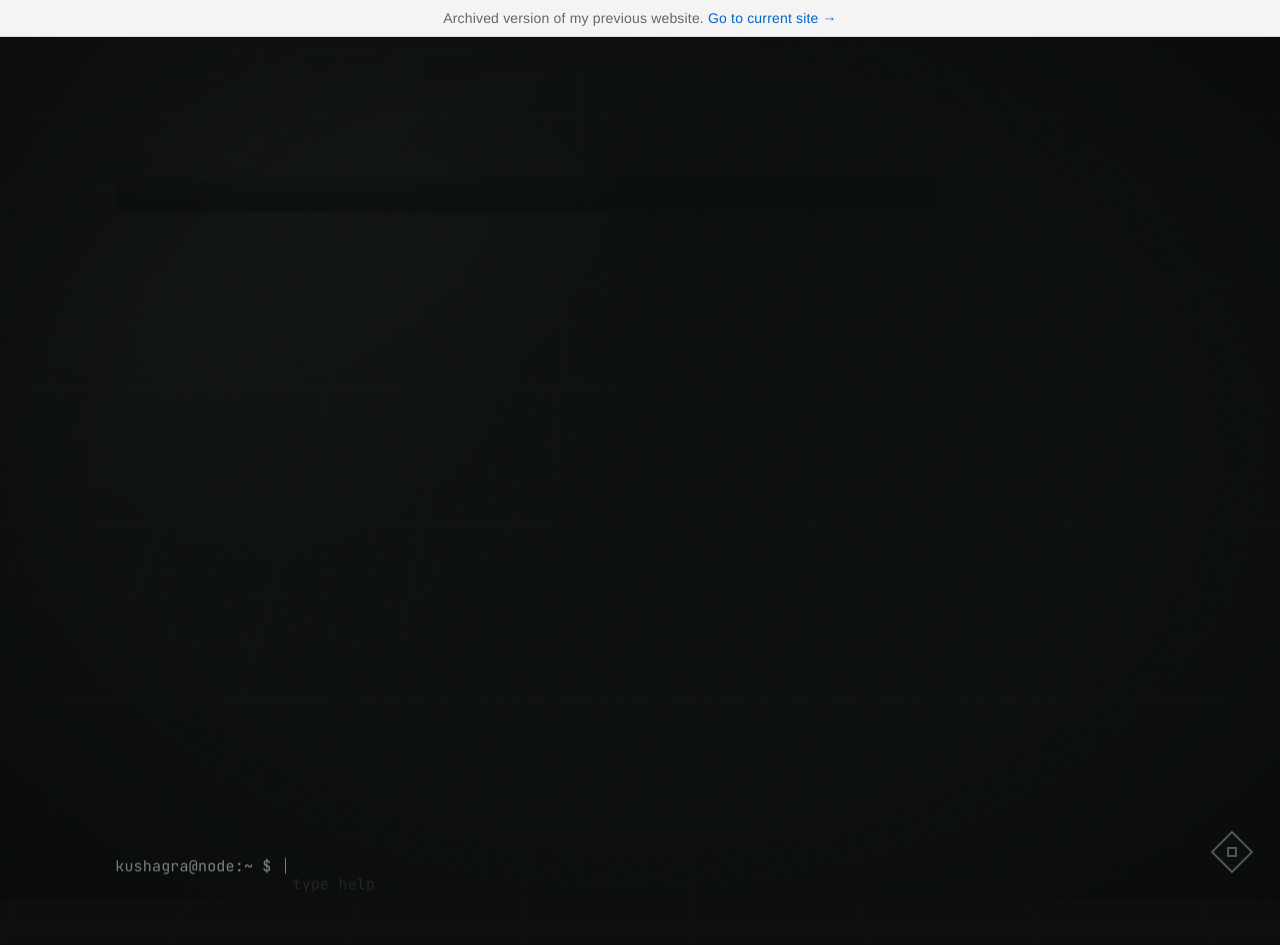
<file: legacy/about.html>
<!DOCTYPE html>
<html lang="en">
<head>
  <meta charset="UTF-8">
  <meta name="viewport" content="width=device-width, initial-scale=1.0">
  <meta http-equiv="refresh" content="0; url=index.html#about">
  <title>About - Kushagra Sharan</title>
  <link rel="canonical" href="index.html#about">
</head>
<body>
<div style="background:#f4f4f4;color:#666;text-align:center;padding:10px;font-family:sans-serif;font-size:14px;position:relative;z-index:9999;border-bottom:1px solid #ddd;">Archived version of my previous website. <a href="/" style="color:#0066cc;text-decoration:none;">Go to current site &rarr;</a></div>
  <a href="index.html#about">about</a>
</body>
</html>
</file>
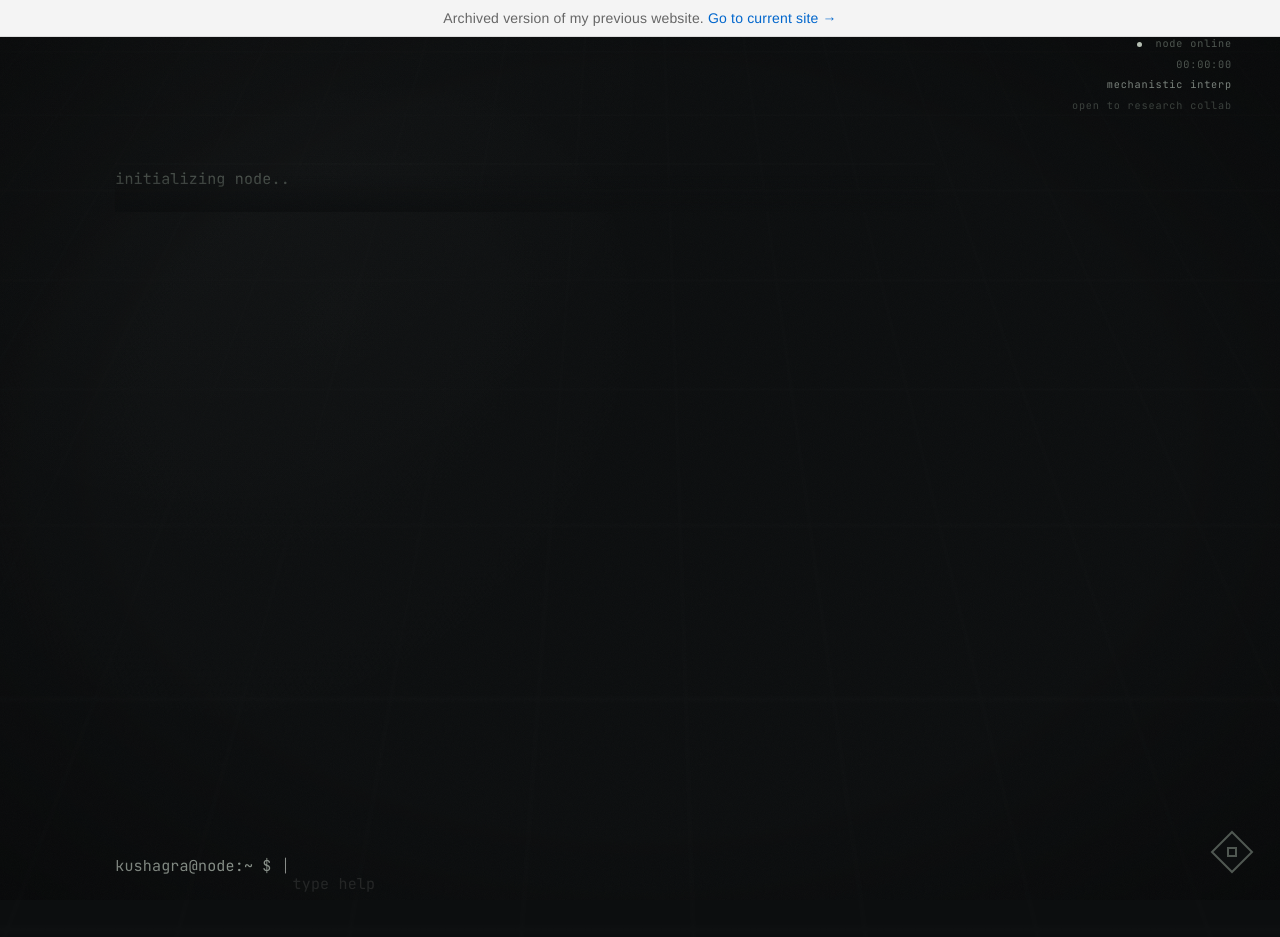
<file: legacy/now.html>
<!DOCTYPE html>
<html lang="en">
<head>
  <meta charset="UTF-8">
  <meta name="viewport" content="width=device-width, initial-scale=1.0">
  <meta http-equiv="refresh" content="0; url=index.html#now">
  <title>Now - Kushagra Sharan</title>
  <link rel="canonical" href="index.html#now">
</head>
<body>
<div style="background:#f4f4f4;color:#666;text-align:center;padding:10px;font-family:sans-serif;font-size:14px;position:relative;z-index:9999;border-bottom:1px solid #ddd;">Archived version of my previous website. <a href="/" style="color:#0066cc;text-decoration:none;">Go to current site &rarr;</a></div>
  <a href="index.html#now">now</a>
</body>
</html>
</file>
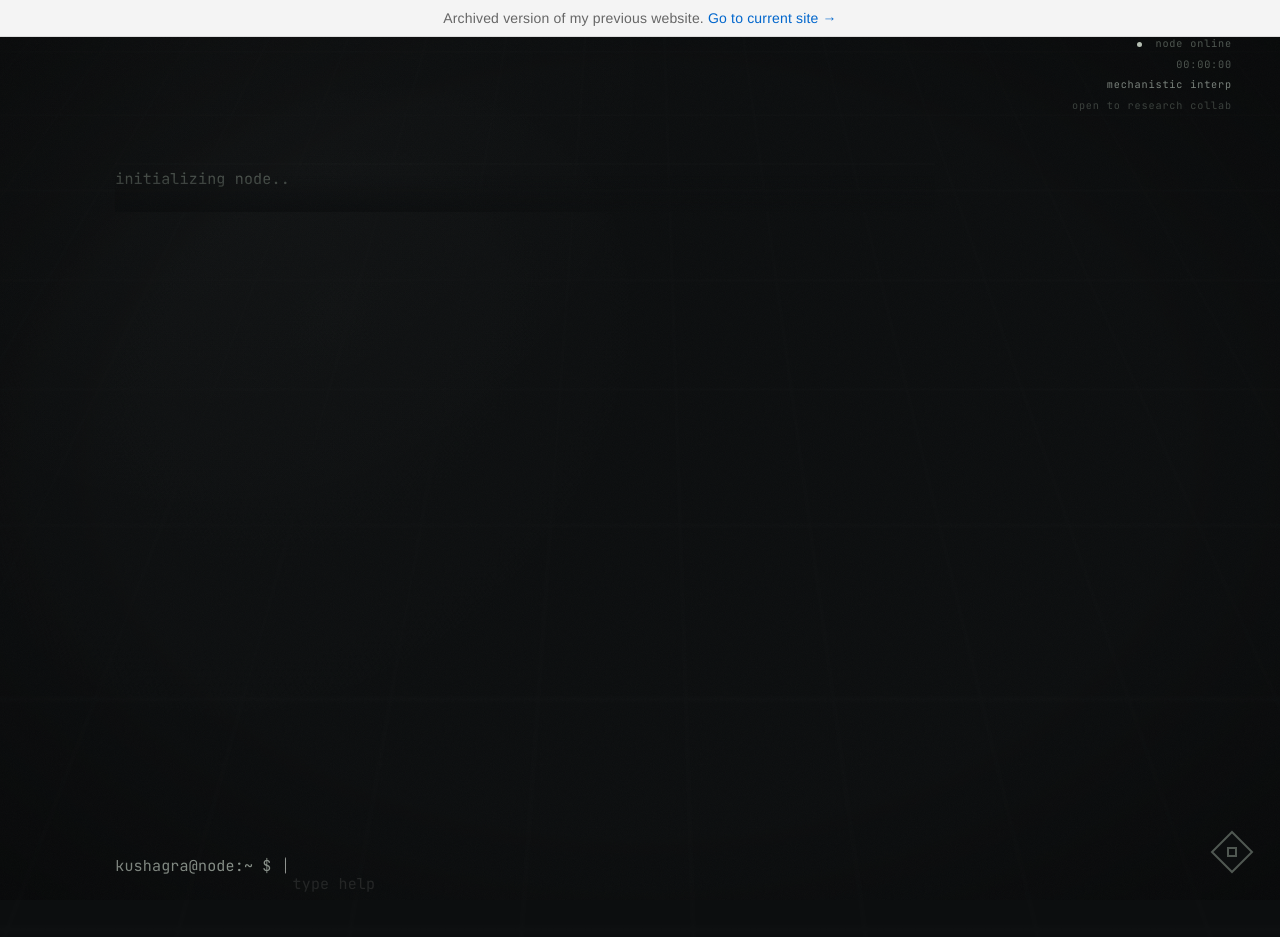
<file: legacy/projects.html>
<!DOCTYPE html>
<html lang="en">
<head>
  <meta charset="UTF-8">
  <meta name="viewport" content="width=device-width, initial-scale=1.0">
  <meta http-equiv="refresh" content="0; url=index.html#projects">
  <title>Projects - Kushagra Sharan</title>
  <link rel="canonical" href="index.html#projects">
</head>
<body>
<div style="background:#f4f4f4;color:#666;text-align:center;padding:10px;font-family:sans-serif;font-size:14px;position:relative;z-index:9999;border-bottom:1px solid #ddd;">Archived version of my previous website. <a href="/" style="color:#0066cc;text-decoration:none;">Go to current site &rarr;</a></div>
  <a href="index.html#projects">projects</a>
</body>
</html>
</file>
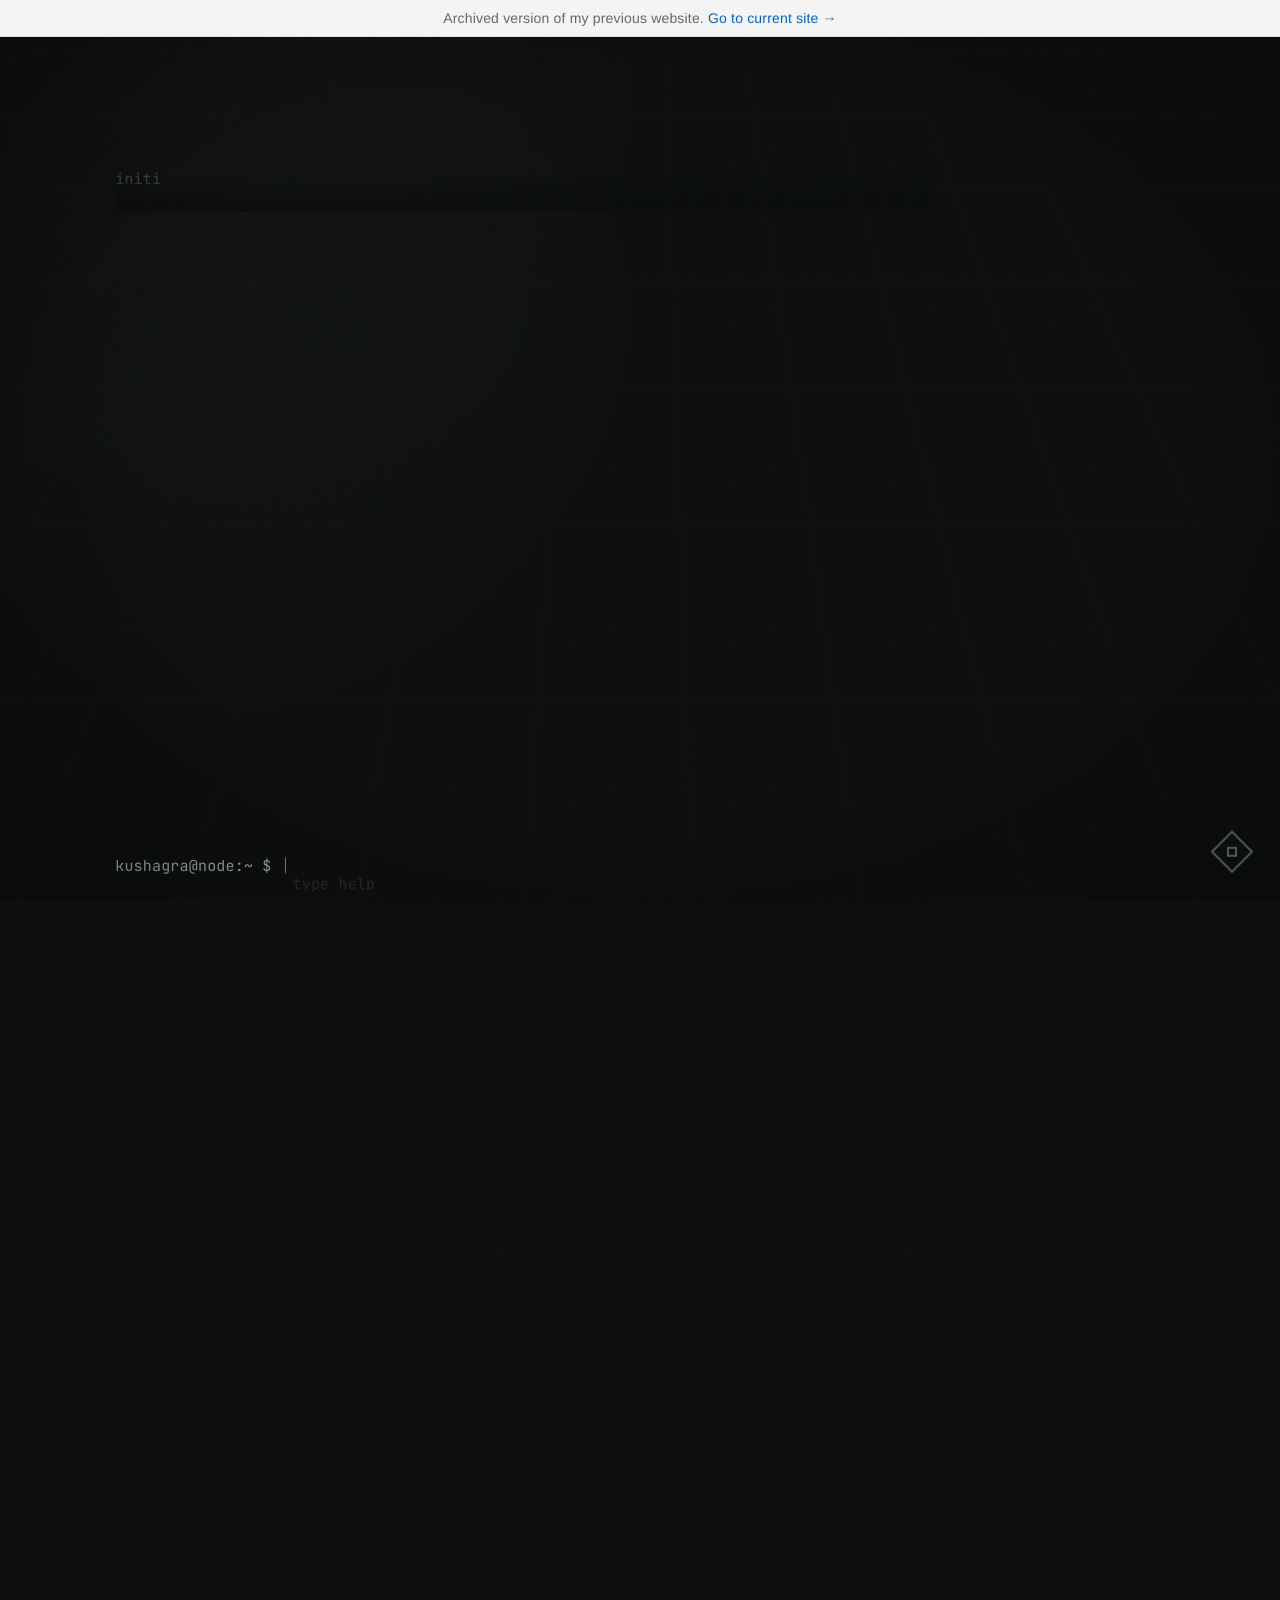
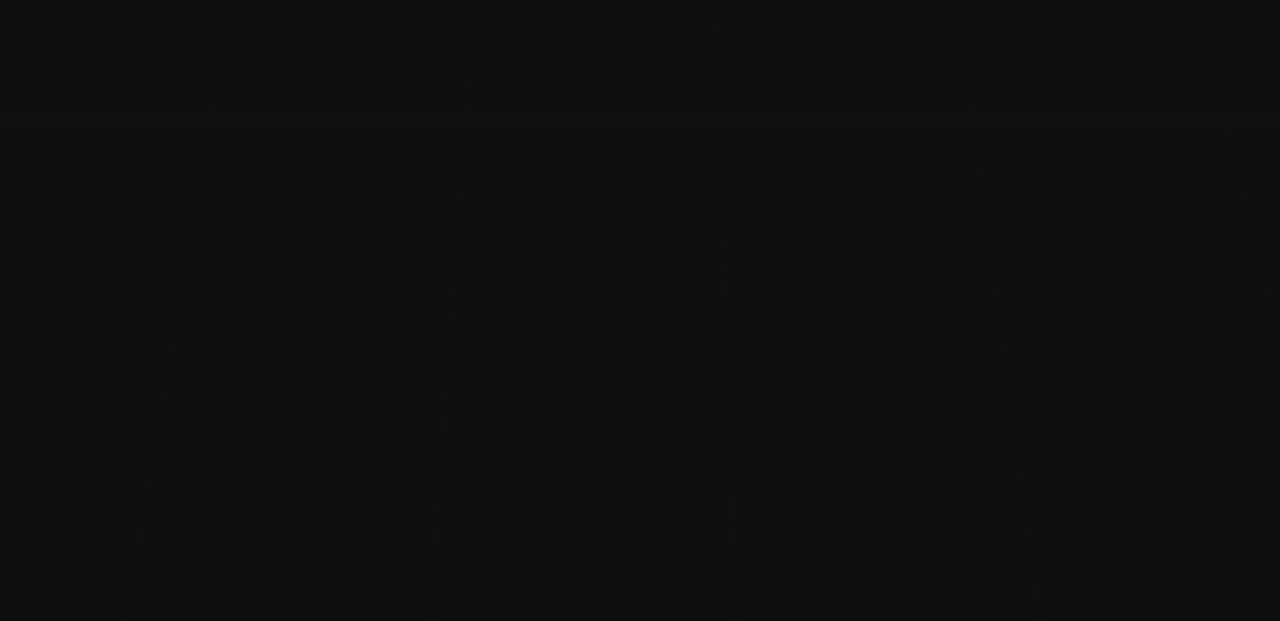
<file: legacy/writing.html>
<!DOCTYPE html>
<html lang="en">
<head>
  <meta charset="UTF-8">
  <meta name="viewport" content="width=device-width, initial-scale=1.0">
  <meta http-equiv="refresh" content="0; url=index.html#writing">
  <title>Writing - Kushagra Sharan</title>
  <link rel="canonical" href="index.html#writing">
</head>
<body>
<div style="background:#f4f4f4;color:#666;text-align:center;padding:10px;font-family:sans-serif;font-size:14px;position:relative;z-index:9999;border-bottom:1px solid #ddd;">Archived version of my previous website. <a href="/" style="color:#0066cc;text-decoration:none;">Go to current site &rarr;</a></div>
  <a href="index.html#writing">writing</a>
</body>
</html>
</file>
<file: legacy/style.css>
*, *::before, *::after {
  box-sizing: border-box;
}

@media (pointer: fine) {
  *, *::before, *::after {
    cursor: none !important;
  }
}

:root {
  color-scheme: dark;
  --bg: #0c0e0f;
  --text: #d8ddd8;
  --muted: #7a827c;
  --dim: #505852;
  --prompt: #a9b3aa;
  --accent: #b6c0b4;
  --error: #bc9d9d;
  --selection: rgba(182, 192, 180, 0.2);
  --font: "JetBrains Mono", ui-monospace, "SFMono-Regular", "SF Mono", Menlo, Consolas, monospace;
  --depth-x: 0px;
  --depth-y: 0px;
  --plane-x: 0px;
  --plane-y: 0px;
  --cursor-depth-x: 0px;
  --cursor-depth-y: 0px;
  --light-x: 50vw;
  --light-y: 50vh;
}

html {
  width: 100%;
  height: 100%;
  overflow: hidden;
  background:
    radial-gradient(circle at 16% 8%, rgba(216, 221, 216, 0.018), transparent 30rem),
    var(--bg);
  color: var(--text);
  font-family: var(--font);
  font-size: 16px;
  letter-spacing: 0.011em;
  -webkit-font-smoothing: antialiased;
  -moz-osx-font-smoothing: grayscale;
  text-rendering: geometricPrecision;
}

body {
  width: 100%;
  height: 100%;
  margin: 0;
  position: relative;
  overflow: hidden;
}

body::before {
  content: "";
  position: fixed;
  inset: 0;
  z-index: 9;
  pointer-events: none;
  background-image: url("data:image/svg+xml,%3Csvg viewBox='0 0 200 200' xmlns='http://www.w3.org/2000/svg'%3E%3Cfilter id='n'%3E%3CfeTurbulence type='fractalNoise' baseFrequency='0.9' numOctaves='4' stitchTiles='stitch'/%3E%3C/filter%3E%3Crect width='100%25' height='100%25' filter='url(%23n)' opacity='1'/%3E%3C/svg%3E");
  opacity: 0.028;
  background-size: 160px 160px;
}

html::after {
  content: "";
  position: fixed;
  inset: 0;
  z-index: 8;
  pointer-events: none;
  background: radial-gradient(ellipse at center, transparent 55%, rgba(0,0,0,0.38) 100%);
}

.focus-pass-overlay {
  position: fixed;
  inset: 0;
  z-index: 10;
  pointer-events: none;
  opacity: 0;
  background:
    linear-gradient(180deg, transparent 0%, rgba(216, 221, 216, 0.05) 49%, transparent 51%),
    rgba(0, 0, 0, 0.08);
  transform: translateY(-10vh);
}

body.is-focusing .focus-pass-overlay {
  animation: focus-pass 240ms cubic-bezier(0.42, 0, 0.18, 1) both;
}

body::after {
  content: "";
  position: fixed;
  inset: -18vh -12vw;
  z-index: 0;
  pointer-events: none;
  opacity: 0.34;
  background:
    radial-gradient(circle at var(--light-x) var(--light-y), rgba(216, 221, 216, 0.026), transparent 10rem),
    linear-gradient(rgba(216, 221, 216, 0.016) 1px, transparent 1px),
    linear-gradient(90deg, rgba(216, 221, 216, 0.012) 1px, transparent 1px);
  background-size: auto, 54px 54px, 54px 54px;
  transform: perspective(900px) rotateX(58deg) translate3d(var(--plane-x), var(--plane-y), 0) scale(1.08);
  transform-origin: 50% 0;
  transition: transform 300ms ease-out, opacity 240ms ease-out;
  animation: grid-drift 28s linear infinite;
}

@keyframes grid-drift {
  0%   { background-position: 0 0, 0 0, 0 0; }
  100% { background-position: 0 0, 54px 54px, 54px 54px; }
}

input {
  font: inherit;
}

.system-cursor {
  position: fixed;
  top: 0;
  left: 0;
  z-index: 2147483647;
  width: 2px;
  height: 16px;
  border-radius: 2px;
  pointer-events: none;
  opacity: 0;
  background: rgba(216, 221, 216, 0.72);
  box-shadow: 0 0 5px rgba(216, 221, 216, 0.08);
  --system-cursor-x: -24px;
  --system-cursor-y: -24px;
  --system-cursor-scale: 1;
  transform: translate3d(var(--system-cursor-x), var(--system-cursor-y), 0) translate(-50%, -50%) scale(var(--system-cursor-scale));
  transform-origin: center;
  transition:
    width 110ms ease,
    height 110ms ease,
    opacity 160ms ease,
    background-color 120ms ease,
    box-shadow 140ms ease;
  will-change: transform, opacity;
}

.system-cursor::before {
  content: "";
  position: absolute;
  inset: -5px -6px;
  border-radius: 999px;
  opacity: 0.12;
  background: rgba(216, 221, 216, 0.16);
  filter: blur(5px);
  transform: scale(0.92);
  transition: opacity 140ms ease, transform 140ms ease;
}

.system-cursor.is-visible {
  opacity: 0.82;
}

.system-cursor.is-link {
  width: 9px;
  height: 9px;
  border-radius: 2px;
  opacity: 0.9;
  background: rgba(224, 229, 223, 0.78);
}

.system-cursor.is-link::before {
  opacity: 0.16;
  transform: scale(1);
}

.system-cursor.is-terminal {
  width: 1.5px;
  height: 18px;
  opacity: 0.86;
  box-shadow: 0 0 3px rgba(216, 221, 216, 0.06);
}

.system-cursor.is-down {
  --system-cursor-scale: 0.85;
}

.system-cursor.is-idle {
  opacity: 0.34;
}

.system-cursor.is-fast {
  background: rgba(232, 236, 231, 0.82);
  box-shadow: 0 0 7px rgba(216, 221, 216, 0.14);
}

::selection {
  background: var(--selection);
}

.terminal {
  position: relative;
  z-index: 1;
  display: flex;
  flex-direction: column;
  width: auto;
  max-width: 820px;
  height: 100vh;
  height: 100dvh;
  max-height: 100vh;
  max-height: 100dvh;
  margin-left: clamp(20px, 9vw, 132px);
  margin-right: 20px;
  padding-top: clamp(72px, 14vh, 148px);
  padding-bottom: 56px;
  transform: translate3d(var(--depth-x), var(--depth-y), 0);
  transition: transform 260ms ease-out;
  animation: terminal-enter 420ms cubic-bezier(0.16, 1, 0.3, 1) both;
}

@keyframes terminal-enter {
  from {
    opacity: 0;
    transform: translate3d(var(--depth-x), calc(var(--depth-y) + 8px), 0);
  }
  to {
    opacity: 1;
    transform: translate3d(var(--depth-x), var(--depth-y), 0);
  }
}

body.theme-amber {
  --text: #d4a96a;
  --muted: #8a6e44;
  --dim: #4a3a25;
  --prompt: #c49a5a;
  --accent: #d4a96a;
  --error: #bc9d9d;
  --selection: rgba(212, 169, 106, 0.2);
}

body.theme-blue {
  --text: #8ab4d4;
  --muted: #4a7494;
  --dim: #2a3a4a;
  --prompt: #6a9ab4;
  --accent: #8ab4d4;
  --error: #bc9d9d;
  --selection: rgba(138, 180, 212, 0.2);
}

body.theme-rose {
  --text: #d4a0b0;
  --muted: #8a5c6a;
  --dim: #4a2a35;
  --prompt: #c48090;
  --accent: #d4a0b0;
  --error: #bc7070;
  --selection: rgba(212, 160, 176, 0.2);
}

.terminal-output {
  flex: 1 1 auto;
  min-height: 0;
  padding-bottom: 18px;
  overflow-y: auto;
  overflow-x: hidden;
  overscroll-behavior: contain;
  scrollbar-width: none;
  -ms-overflow-style: none;
  scroll-behavior: smooth;
  transition: opacity 95ms ease-out;
}

.terminal-output::-webkit-scrollbar {
  width: 0;
  height: 0;
}

.terminal-output::after {
  content: "";
  position: sticky;
  bottom: 0;
  left: 0;
  display: block;
  height: 36px;
  margin-top: -36px;
  background: linear-gradient(to bottom, transparent, var(--bg));
  pointer-events: none;
}

.terminal-output.is-clearing {
  opacity: 0.12;
}

.line,
.input-row,
.output-line {
  font-size: clamp(0.84rem, 1.5vw, 0.94rem);
  line-height: 1.84;
}

.line,
.input-row {
  display: flex;
  align-items: baseline;
  gap: 11px;
}

.prompt {
  flex: 0 0 auto;
  color: var(--prompt);
  white-space: nowrap;
}

.command-text,
.input-mirror {
  color: var(--text);
  white-space: pre;
}

.output-block {
  margin: 3px 0 18px;
}

.output-line {
  min-height: 1.84em;
  color: var(--muted);
  white-space: pre-wrap;
  opacity: 0;
  transform: translateY(1px);
  animation: line-in 175ms cubic-bezier(0.34, 0.02, 0.16, 1) forwards;
}

.output-line strong {
  color: var(--text);
  font-weight: 500;
}

.output-line a {
  color: var(--accent);
  text-decoration: none;
  border-bottom: 1px solid rgba(182, 192, 180, 0.24);
  position: relative;
  transition: color 150ms ease, border-color 150ms ease, text-shadow 150ms ease;
}

.output-line a:hover,
.output-line a:focus-visible {
  color: var(--text);
  border-color: rgba(216, 221, 216, 0.36);
  text-shadow:
    0 0 7px rgba(182, 192, 180, 0.1),
    2px 0 rgba(255, 0, 0, 0.5),
    -2px 0 rgba(0, 255, 255, 0.5);
  animation: glitch-hover 0.2s cubic-bezier(0.25, 0.46, 0.45, 0.94) both infinite;
  outline: 0;
}

@keyframes glitch-hover {
  0% { transform: translate(0); text-shadow: 2px 0 rgba(255, 0, 0, 0.5), -2px 0 rgba(0, 255, 255, 0.5); }
  20% { transform: translate(-1px, 1px); text-shadow: -2px 0 rgba(255, 0, 0, 0.4), 2px 0 rgba(0, 255, 255, 0.4); }
  40% { transform: translate(-1px, -1px); text-shadow: 2px 0 rgba(255, 0, 0, 0.5), -2px 0 rgba(0, 255, 255, 0.5); }
  60% { transform: translate(1px, 1px); text-shadow: -2px 0 rgba(255, 0, 0, 0.4), 2px 0 rgba(0, 255, 255, 0.4); }
  80% { transform: translate(1px, -1px); text-shadow: 2px 0 rgba(255, 0, 0, 0.5), -2px 0 rgba(0, 255, 255, 0.5); }
  100% { transform: translate(0); text-shadow: -2px 0 rgba(255, 0, 0, 0.4), 2px 0 rgba(0, 255, 255, 0.4); }
}

.output-line.error {
  color: var(--error);
}

.output-line.ai-response {
  color: var(--accent);
}

.output-line.idle-line {
  color: var(--dim);
  animation: idle-in 220ms ease forwards;
}

.output-line.is-anomaly {
  animation: line-in 175ms cubic-bezier(0.34, 0.02, 0.16, 1) forwards, anomaly-frame 86ms steps(2, end) 1;
}

.output-line.is-lit {
  color: #858e87;
  text-shadow: 0 0 5px rgba(216, 221, 216, 0.045);
}

.line.is-lit .command-text,
.input-row.is-lit .input-mirror {
  text-shadow: 0 0 5px rgba(216, 221, 216, 0.045);
}

.input-row {
  position: relative;
  flex: 0 0 auto;
}

.input-field {
  position: relative;
  flex: 1 1 auto;
  min-width: 0;
  display: inline-flex;
  align-items: baseline;
  line-height: inherit;
}

.autocomplete-ghost {
  position: absolute;
  left: 0;
  top: 0;
  color: var(--dim);
  opacity: 0.5;
  pointer-events: none;
  white-space: pre;
  font: inherit;
  letter-spacing: inherit;
  user-select: none;
}

.terminal-input {
  position: absolute;
  inset: 0;
  width: 100%;
  border: 0;
  outline: 0;
  padding: 0;
  margin: 0;
  font: inherit;
  letter-spacing: inherit;
  background: transparent;
  color: transparent;
  caret-color: transparent;
}

.input-mirror:empty::before {
  content: "type help";
  position: absolute;
  margin-left: 10px;
  color: var(--text);
  opacity: 0.15;
  pointer-events: none;
}

.cursor {
  display: inline-block;
  width: 1.5px;
  height: 1.08em;
  margin-left: 2px;
  transform: translate3d(var(--cursor-depth-x), calc(var(--cursor-depth-y) + 0.16em), 0);
  border-radius: 1px;
  background: rgba(216, 221, 216, 0.76);
  box-shadow: 0 0 4px rgba(216, 221, 216, 0.1);
  animation: cursor-blink 1.34s cubic-bezier(0.48, 0.04, 0.22, 1) infinite;
  transition: opacity 140ms ease, background-color 140ms ease, box-shadow 140ms ease;
}

.input-row.is-active .cursor {
  opacity: 0.9;
  background: rgba(224, 229, 223, 0.86);
  box-shadow: 0 0 5px rgba(216, 221, 216, 0.14);
  animation-play-state: paused;
}

.input-row.is-active .input-mirror {
  text-shadow: 0 0 6px rgba(216, 221, 216, 0.055);
}

body:not(:focus-within) .cursor {
  opacity: 0.3;
  animation-play-state: paused;
}

body.is-idle .cursor {
  opacity: 0.2;
}

@keyframes line-in {
  to {
    opacity: 1;
    transform: translateY(0);
  }
}

@keyframes cursor-blink {
  0%, 43% {
    opacity: 0.82;
  }
  59%, 100% {
    opacity: 0.14;
  }
}

@keyframes focus-pass {
  0% {
    opacity: 0;
    transform: translateY(-10vh);
  }
  42% {
    opacity: 1;
  }
  100% {
    opacity: 0;
    transform: translateY(10vh);
  }
}

@keyframes anomaly-frame {
  0%, 100% {
    letter-spacing: inherit;
    transform: translateY(0);
  }
  50% {
    letter-spacing: 0.018em;
    transform: translate(1px, -1px);
  }
}

@keyframes idle-in {
  from {
    opacity: 0;
    transform: translateY(1px);
  }
  to {
    opacity: 0.38;
    transform: translateY(0);
  }
}

@media (max-width: 620px) {
  .prompt {
    font-size: 0.72rem;
    opacity: 0.7;
  }

  .terminal {
    margin-left: 14px;
    margin-right: 14px;
    padding-top: 48px;
    padding-bottom: 28px;
  }

  .terminal-output {
    min-height: 0;
  }

  .line,
  .input-row {
    gap: 0;
    flex-direction: column;
    align-items: flex-start;
    margin-bottom: 12px;
  }

  .prompt {
    width: 100%;
    margin-bottom: 4px;
  }

  .command-text,
  .input-mirror {
    white-space: pre-wrap;
    word-break: break-all;
  }

  .input-field {
    width: 100%;
    padding-left: 8px;
  }
}

@media (prefers-reduced-motion: reduce) {
  html {
    background: var(--bg);
  }

  .terminal-output {
    scroll-behavior: auto;
  }

  .terminal {
    transform: none;
  }

  *,
  *::before,
  *::after {
    animation-duration: 1ms !important;
    animation-iteration-count: 1 !important;
    transition-duration: 1ms !important;
    scroll-behavior: auto !important;
  }
}
/* ── Boot banner ───────────────────────────────────── */
.banner-block {
  margin-bottom: 18px;
}

.banner-line {
  color: var(--accent);
  font-size: clamp(0.38rem, 1.1vw, 0.56rem);
  line-height: 1.28;
  letter-spacing: 0.04em;
  opacity: 0;
  animation: line-in 80ms ease forwards;
  text-shadow: 0 0 18px rgba(182, 192, 180, 0.18);
}

.banner-clone {
  position: fixed;
  top: clamp(18px, 4vw, 34px);
  right: clamp(18px, 4vw, 34px);
  z-index: 11;
  margin: 0;
  padding: 0;
  pointer-events: none;
  text-align: right;
  transform-origin: center;
  animation: banner-spin 24s linear infinite;
  opacity: 0.72;
  display: none;
}

@keyframes banner-spin {
  from { transform: rotate(0deg); }
  to { transform: rotate(360deg); }
}

@keyframes banner-shimmer {
  0%   { opacity: 0.55; text-shadow: none; }
  50%  { opacity: 1;    text-shadow: 0 0 22px rgba(182,192,180,0.32), 0 0 6px rgba(182,192,180,0.18); }
  100% { opacity: 0.82; text-shadow: 0 0 8px rgba(182,192,180,0.10); }
}

.banner-sub {
  color: var(--muted);
  margin-top: 10px;
}

.banner-hint {
  color: var(--dim);
}

/* ── Skill bars ────────────────────────────────────── */
.skill-label {
  color: var(--accent);
  margin-top: 10px;
  letter-spacing: 0.06em;
  font-size: 0.78rem;
  text-transform: uppercase;
}

.skill-bar-line {
  color: var(--muted);
  font-variant-numeric: tabular-nums;
  white-space: pre;
}

/* ── Experience ────────────────────────────────────── */
.exp-title {
  color: var(--text);
  font-weight: 500;
  margin-top: 8px;
}

.exp-period {
  color: var(--dim);
  font-size: 0.84rem;
}

.exp-bullet {
  color: var(--muted);
  white-space: pre-wrap;
}

.exp-sep {
  color: var(--dim);
  margin: 10px 0;
  white-space: pre;
}

/* ── Awards ────────────────────────────────────────── */
.award-name {
  font-weight: 500;
  transition: color 300ms ease, text-shadow 300ms ease;
}

.award-flash {
  color: var(--text);
  text-shadow:
    0 0 12px rgba(216, 221, 216, 0.35),
    0 0 24px rgba(216, 221, 216, 0.15);
}

.award-settled {
  color: var(--accent);
  text-shadow: none;
}

.award-ctx {
  color: var(--muted);
}

.award-detail {
  color: var(--dim);
  font-size: 0.88rem;
}

/* ── Projects box-draw ─────────────────────────────── */
.project-border {
  color: var(--dim);
  white-space: pre;
  line-height: 1.4;
}

.project-name-row {
  color: var(--text);
  white-space: pre;
  line-height: 1.6;
}

.project-name-row strong {
  color: var(--accent);
}

.project-summary {
  color: var(--muted);
  white-space: pre;
  line-height: 1.6;
}

.project-link-row {
  color: var(--dim);
  white-space: pre;
  line-height: 1.6;
}

/* ── Now: pulse dot ────────────────────────────────── */
.pulse-dot {
  color: var(--accent);
  animation: pulse-glow 1.6s ease-in-out infinite;
}

.now-clock {
  color: var(--dim);
  font-variant-numeric: tabular-nums;
  margin-top: 6px;
}

@keyframes pulse-glow {
  0%, 100% { opacity: 1; }
  50%       { opacity: 0.2; }
}

/* ── Responsive: tighten banner on mobile ──────────── */
@media (max-width: 620px) {
  .banner-line {
    font-size: 0.28rem;
    letter-spacing: 0.02em;
  }

  .banner-clone {
    display: none;
  }
}

@media (min-width: 621px) {
  .banner-clone {
    display: block;
  }
}

/* ── Boot handshake lines ──────────────────────── */
.boot-connecting {
  color: var(--dim);
}

.boot-ok {
  color: var(--accent);
}

/* ── Availability status badge ─────────────────── */
.boot-status {
  color: var(--muted);
  margin-top: 6px;
}

.status-dot {
  display: inline-block;
  width: 7px;
  height: 7px;
  border-radius: 50%;
  background: #6db87a;
  box-shadow: 0 0 6px rgba(109, 184, 122, 0.5);
  margin-right: 6px;
  animation: status-pulse 2.4s ease-in-out infinite;
  vertical-align: middle;
  position: relative;
  top: -1px;
}

@keyframes status-pulse {
  0%, 100% { opacity: 1; box-shadow: 0 0 6px rgba(109, 184, 122, 0.5); }
  50% { opacity: 0.6; box-shadow: 0 0 3px rgba(109, 184, 122, 0.2); }
}

/* ── Moving CRT scanline ───────────────────────── */
.terminal::after {
  content: "";
  position: absolute;
  left: 0;
  right: 0;
  height: 2px;
  background: linear-gradient(to bottom,
    transparent,
    rgba(216, 221, 216, 0.028) 50%,
    transparent
  );
  pointer-events: none;
  z-index: 20;
  animation: scanline 9s linear infinite;
  will-change: transform;
}

@keyframes scanline {
  0% { transform: translateY(-100vh); }
  100% { transform: translateY(100vh); }
}

/* ── neofetch layout ───────────────────────────── */
.neofetch-wrap {
  display: flex;
  gap: 28px;
  align-items: flex-start;
}

.neofetch-art {
  flex: 0 0 auto;
  color: var(--accent);
  line-height: 1.4;
  white-space: pre;
  font-size: clamp(0.72rem, 1.2vw, 0.84rem);
  text-shadow: 0 0 14px rgba(182, 192, 180, 0.2);
}

.neofetch-info {
  flex: 1 1 auto;
}

.neofetch-name {
  color: var(--text);
  font-size: 0.96rem;
  margin-bottom: 2px;
}

.neofetch-sep {
  color: var(--dim);
  margin-bottom: 8px;
}

.neofetch-row {
  display: flex;
  gap: 0;
  min-height: 1.7em;
}

.neofetch-key {
  color: var(--accent);
  min-width: 120px;
  flex: 0 0 auto;
}

.neofetch-val {
  color: var(--muted);
}

.neofetch-colors {
  display: flex;
  gap: 4px;
  margin-top: 10px;
}

.neofetch-swatch {
  width: 14px;
  height: 14px;
  border-radius: 2px;
}

/* ── git log career ────────────────────────────── */
.gitlog-summary {
  color: var(--dim);
  margin-bottom: 4px;
}

.gitlog-row {
  white-space: pre;
  font-variant-numeric: tabular-nums;
}

.gitlog-space {
  color: var(--dim);
}

.gitlog-node {
  color: var(--accent);
}

.gitlog-branch {
  color: var(--dim);
  opacity: 0.6;
}

.gitlog-hash {
  color: #c4956a;
}

.gitlog-ref {
  color: var(--accent);
}

.gitlog-head {
  animation: gitlog-head-pulse 380ms ease-out 1;
}

@keyframes gitlog-head-pulse {
  0% {
    text-shadow: 0 0 0 rgba(182, 192, 180, 0);
  }
  35% {
    text-shadow: 0 0 10px rgba(182, 192, 180, 0.5);
  }
  100% {
    text-shadow: 0 0 0 rgba(182, 192, 180, 0);
  }
}

.gitlog-tag {
  display: inline-block;
  border-radius: 3px;
  padding: 0 6px;
  margin-right: 1px;
  font-size: 0.73rem;
  letter-spacing: 0.04em;
  text-transform: lowercase;
  border: 1px solid transparent;
}

.gitlog-tag-feat {
  color: var(--accent);
  border-color: rgba(182, 192, 180, 0.32);
  background: rgba(182, 192, 180, 0.08);
}

.gitlog-tag-award {
  color: #d2a35f;
  border-color: rgba(210, 163, 95, 0.36);
  background: rgba(210, 163, 95, 0.09);
}

.gitlog-tag-init {
  color: var(--dim);
  border-color: rgba(122, 130, 124, 0.28);
  background: rgba(122, 130, 124, 0.08);
}

.gitlog-tag-build {
  color: var(--muted);
  border-color: rgba(122, 130, 124, 0.34);
  background: rgba(122, 130, 124, 0.1);
}

.gitlog-tag-lead {
  color: var(--accent);
  border-color: rgba(182, 192, 180, 0.32);
  background: rgba(182, 192, 180, 0.08);
}

.gitlog-msg {
  color: var(--muted);
}

.gitlog-bullet-line {
  opacity: 0;
  transition: opacity 180ms ease;
}

.gitlog-bullet-line.is-visible {
  opacity: 1;
}

.gitlog-bullet {
  color: var(--dim);
}

.gitlog-divider {
  color: var(--dim);
}

.gitlog-end {
  color: var(--dim);
}

.gitlog-cursor {
  display: inline-block;
  width: 0.62ch;
  height: 1em;
  margin-left: 0.3ch;
  vertical-align: text-bottom;
  background: var(--accent);
  animation: gitlog-cursor-blink 1.05s steps(1, end) infinite;
}

@keyframes gitlog-cursor-blink {
  0%, 48% {
    opacity: 1;
  }
  49%, 100% {
    opacity: 0;
  }
}

/* ── Mobile quick-command bar ──────────────────── */
.mobile-cmds {
  display: none;
}

@media (max-width: 720px) {
  .mobile-cmds {
    display: flex;
    position: fixed;
    bottom: 0;
    left: 0;
    right: 0;
    z-index: 100;
    background: rgba(12, 14, 15, 0.94);
    backdrop-filter: blur(12px);
    -webkit-backdrop-filter: blur(12px);
    border-top: 1px solid rgba(216, 221, 216, 0.07);
    padding: 10px 14px 18px;
    gap: 8px;
    justify-content: space-between;
  }

  .mobile-cmd-btn {
    flex: 1;
    background: rgba(216, 221, 216, 0.05);
    border: 1px solid rgba(216, 221, 216, 0.1);
    border-radius: 6px;
    color: var(--muted);
    font-family: var(--font);
    font-size: 0.72rem;
    padding: 8px 4px;
    text-align: center;
    cursor: pointer;
    transition: background 120ms ease, color 120ms ease;
    -webkit-tap-highlight-color: transparent;
    letter-spacing: 0.02em;
  }

  .mobile-cmd-btn:active {
    background: rgba(216, 221, 216, 0.12);
    color: var(--text);
  }

  /* Push terminal input row above the bar */
  .terminal {
    padding-bottom: 84px;
  }
}

/* ── ? shortcut overlay ────────────────────────── */
.shortcut-overlay {
  position: fixed;
  inset: 0;
  z-index: 200;
  display: flex;
  align-items: center;
  justify-content: center;
  background: rgba(12, 14, 15, 0.86);
  backdrop-filter: blur(8px);
  -webkit-backdrop-filter: blur(8px);
  opacity: 0;
  pointer-events: none;
  transition: opacity 180ms ease;
}

.shortcut-overlay.is-visible {
  opacity: 1;
  pointer-events: all;
}

.shortcut-box {
  border: 1px solid rgba(216, 221, 216, 0.12);
  border-radius: 8px;
  padding: 28px 36px;
  max-width: 480px;
  width: 90vw;
  background: rgba(16, 18, 20, 0.96);
}

.shortcut-title {
  color: var(--accent);
  font-size: 0.82rem;
  letter-spacing: 0.1em;
  text-transform: uppercase;
  margin-bottom: 16px;
}

.shortcut-row {
  display: flex;
  justify-content: space-between;
  padding: 5px 0;
  border-bottom: 1px solid rgba(216, 221, 216, 0.04);
}

.shortcut-key {
  color: var(--text);
  font-size: 0.84rem;
  background: rgba(216, 221, 216, 0.08);
  border-radius: 3px;
  padding: 1px 6px;
  letter-spacing: 0.04em;
}

.shortcut-desc {
  color: var(--muted);
  font-size: 0.84rem;
}

.shortcut-close-hint {
  color: var(--dim);
  font-size: 0.78rem;
  margin-top: 16px;
  text-align: center;
}

/* ── man page style ────────────────────────────── */
.man-section {
  color: var(--text);
  letter-spacing: 0.06em;
  text-transform: uppercase;
  font-size: 0.78rem;
  margin-top: 10px;
}

.man-body {
  color: var(--muted);
  padding-left: 16px;
  white-space: pre-wrap;
}

.man-bold {
  color: var(--text);
  font-weight: 500;
}

#hud {
  position: fixed;
  top: clamp(18px, 4vh, 36px);
  right: clamp(18px, 4vw, 48px);
  z-index: 100;
  display: flex;
  flex-direction: column;
  align-items: flex-end;
  gap: 3px;
  pointer-events: none;
  opacity: 0;
  animation: hud-enter 600ms 1800ms ease forwards;
}

@keyframes hud-enter {
  from { opacity: 0; transform: translateY(-4px); }
  to   { opacity: 1; transform: translateY(0); }
}

.hud-row {
  font-family: var(--font);
  font-size: 0.64rem;
  letter-spacing: 0.08em;
  color: var(--dim);
  text-align: right;
  line-height: 1.7;
  white-space: nowrap;
}

.hud-row.hud-focus {
  color: var(--muted);
}

.hud-row.hud-sub {
  color: var(--dim);
  opacity: 0.7;
}

.hud-row.hud-uptime {
  color: var(--dim);
  font-variant-numeric: tabular-nums;
}

.hud-dot {
  display: inline-block;
  width: 5px;
  height: 5px;
  border-radius: 50%;
  background: var(--accent);
  margin-right: 6px;
  vertical-align: middle;
  animation: hud-pulse 2.8s ease-in-out infinite;
}

@keyframes hud-pulse {
  0%, 100% { opacity: 1; }
  50%       { opacity: 0.22; }
}

.hud-status {
  vertical-align: middle;
}

@media (max-width: 620px) {
  #hud { display: none; }
}
</file>
<file: legacy/mascot-styles.css>
/* ── Mascot container ─────────────────────────────── */
#mascot-container {
  position: fixed;
  bottom: 24px;
  right: 24px;
  display: flex;
  flex-direction: column;
  align-items: flex-end;
  z-index: 9999;
  pointer-events: none;
  transition: transform 1.8s cubic-bezier(0.25, 1, 0.5, 1);
}

#mascot-container.is-docked {
  transition: transform 0.72s cubic-bezier(0.16, 1, 0.3, 1);
}

/* ── Floating status bubble (brief, above glyph) ─── */
.mascot-bubble {
  background: var(--bg, #0c0e0f);
  border: 1px solid var(--dim, #505852);
  color: var(--accent, #b6c0b4);
  padding: 7px 11px;
  margin-bottom: 14px;
  font-family: inherit;
  font-size: 0.80rem;
  line-height: 1.4;
  opacity: 0;
  transform: translateY(10px);
  transition: opacity 0.35s ease, transform 0.35s ease;
  max-width: 200px;
  pointer-events: auto;
  border-left: 3px solid var(--accent, #b6c0b4);
  box-shadow: 0 4px 16px rgba(0, 0, 0, 0.5);
  position: relative;
}

/* Downward tail on the floating bubble */
.mascot-bubble::after {
  content: "";
  position: absolute;
  bottom: -7px;
  right: 18px;
  width: 0;
  height: 0;
  border-left: 5px solid transparent;
  border-right: 5px solid transparent;
  border-top: 7px solid var(--dim, #505852);
}

.mascot-bubble::before {
  content: "";
  position: absolute;
  bottom: -5px;
  right: 19px;
  width: 0;
  height: 0;
  border-left: 4px solid transparent;
  border-right: 4px solid transparent;
  border-top: 6px solid var(--bg, #0c0e0f);
  z-index: 1;
}

.mascot-bubble.visible {
  opacity: 1;
  transform: translateY(0);
}

.mascot-bubble strong {
  color: #fff;
  font-weight: 600;
}

/* ── Glyph ─────────────────────────────────────────── */
.mascot-glyph {
  width: 48px;
  height: 48px;
  pointer-events: auto;
  cursor: pointer;
  color: var(--dim, #505852);
  transition: transform 0.3s ease, color 0.3s ease;
}

.mascot-glyph path,
.mascot-glyph rect {
  stroke: currentColor;
  transition: stroke 0.3s ease, filter 0.3s ease;
}

/* ── Inline terminal chat block ────────────────────── */
.mascot-chat-block {
  margin: 4px 0 18px;
  border-left: 3px solid var(--accent, #b6c0b4);
  padding: 8px 0 8px 14px;
  position: relative;
  opacity: 0;
  transform: translateY(3px);
  animation: chat-block-in 260ms cubic-bezier(0.16, 1, 0.3, 1) forwards;
}

@keyframes chat-block-in {
  to { opacity: 1; transform: translateY(0); }
}

.mascot-chat-header {
  font-size: 0.72rem;
  color: var(--dim, #505852);
  letter-spacing: 0.10em;
  text-transform: uppercase;
  margin-bottom: 5px;
  display: flex;
  align-items: center;
  gap: 8px;
}

.mascot-chat-header-glyph {
  display: inline-flex;
  align-items: center;
  gap: 5px;
  color: var(--accent, #b6c0b4);
}

.mascot-chat-header-glyph svg {
  width: 13px;
  height: 13px;
  vertical-align: middle;
}

.mascot-chat-header-glyph svg path,
.mascot-chat-header-glyph svg rect {
  stroke: currentColor;
}

.mascot-chat-thinking {
  color: var(--dim, #505852);
  font-size: 0.84rem;
  animation: chat-think-blink 1.1s ease-in-out infinite;
}

@keyframes chat-think-blink {
  0%, 100% { opacity: 0.6; }
  50% { opacity: 0.2; }
}

.mascot-chat-text {
  font-size: clamp(0.82rem, 1.4vw, 0.90rem);
  line-height: 1.72;
  color: var(--muted, #7a827c);
  white-space: pre-wrap;
}

.mascot-chat-text strong {
  color: var(--text, #d8ddd8);
  font-weight: 500;
}

.mascot-chat-text.is-error {
  color: var(--error, #bc9d9d);
}

/* Scan line on the chat block while thinking */
.mascot-chat-block.is-thinking::after {
  content: "";
  position: absolute;
  top: 0;
  left: 0;
  right: 0;
  height: 1px;
  background: var(--accent, #b6c0b4);
  opacity: 0.22;
  animation: chat-scan 1.4s linear infinite;
}

@keyframes chat-scan {
  from { top: 0; opacity: 0.22; }
  to   { top: 100%; opacity: 0; }
}

/* ── State animations ──────────────────────────────── */
@keyframes mascot-breathe {
  0%, 100% { transform: translateY(0); }
  50% { transform: translateY(-4px); }
}

@keyframes mascot-pulse {
  0%, 100% { opacity: 1; transform: scale(1); }
  50% { opacity: 0.6; transform: scale(0.96); }
}

.state-idle {
  animation: mascot-breathe 4s infinite ease-in-out;
}

.state-thinking {
  color: var(--accent, #b6c0b4);
  animation: mascot-pulse 1.2s infinite ease-in-out;
}

.state-speaking {
  color: var(--accent, #b6c0b4);
}

.state-success {
  color: #6db87a;
}
.state-success path, .state-success rect {
  filter: drop-shadow(0 0 4px rgba(109, 184, 122, 0.4));
}

.state-error {
  color: #bc9d9d;
}

/* ── Mobile ─────────────────────────────────────────── */
@media (max-width: 620px) {
  #mascot-container {
    bottom: 85px;
    right: 16px;
    transform: translateX(20px);
    opacity: 0.4;
    transition: transform 0.4s cubic-bezier(0.16, 1, 0.3, 1), opacity 0.4s ease;
  }

  #mascot-container.revealed {
    transform: translateX(0);
    opacity: 1;
  }

  .mascot-chat-block {
    padding-left: 10px;
  }
}

/* ── Reduced motion ─────────────────────────────────── */
@media (prefers-reduced-motion: reduce) {
  .state-idle, .state-thinking {
    animation: none;
  }
  .mascot-bubble {
    transition: opacity 0.2s ease;
    transform: none;
  }
  #mascot-container {
    transition: none;
  }
  .mascot-chat-block {
    animation: none;
    opacity: 1;
    transform: none;
  }
  .mascot-chat-thinking {
    animation: none;
  }
  .mascot-chat-block.is-thinking::after {
    animation: none;
  }
}
</file>
